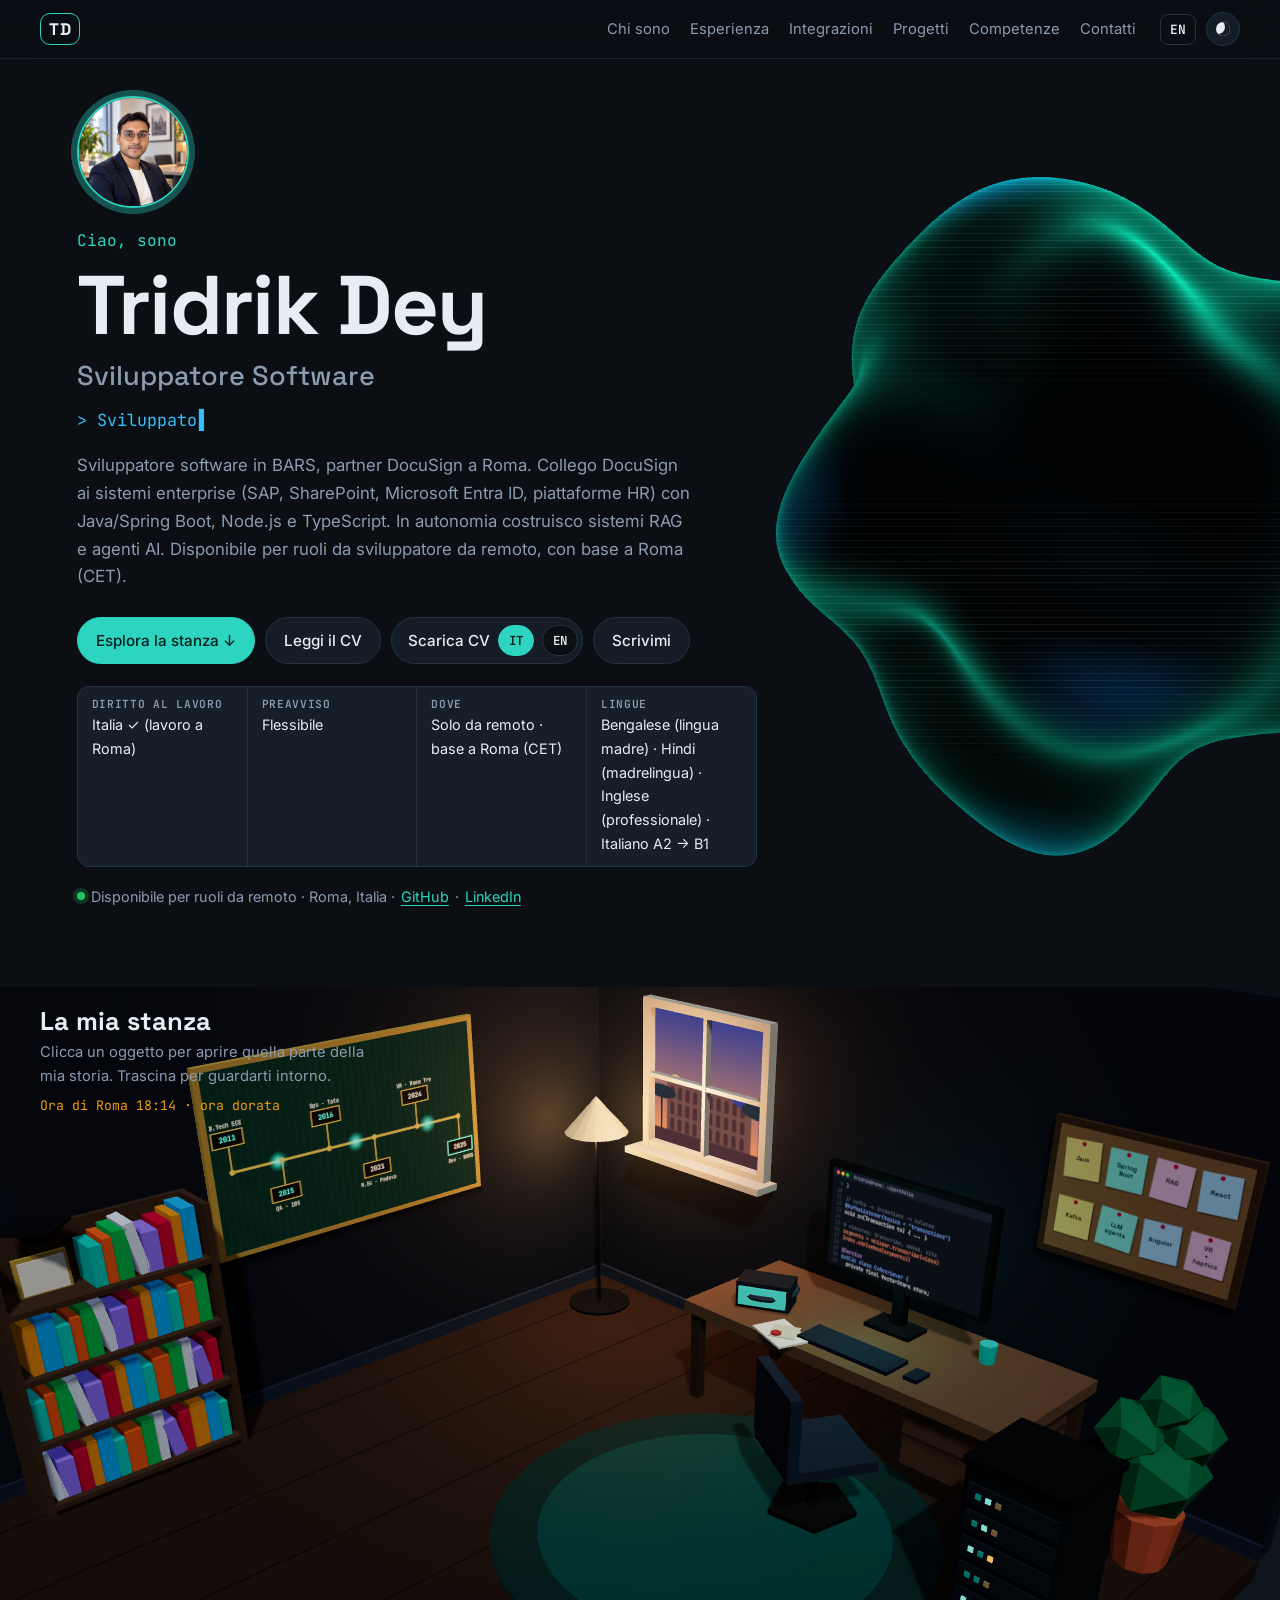
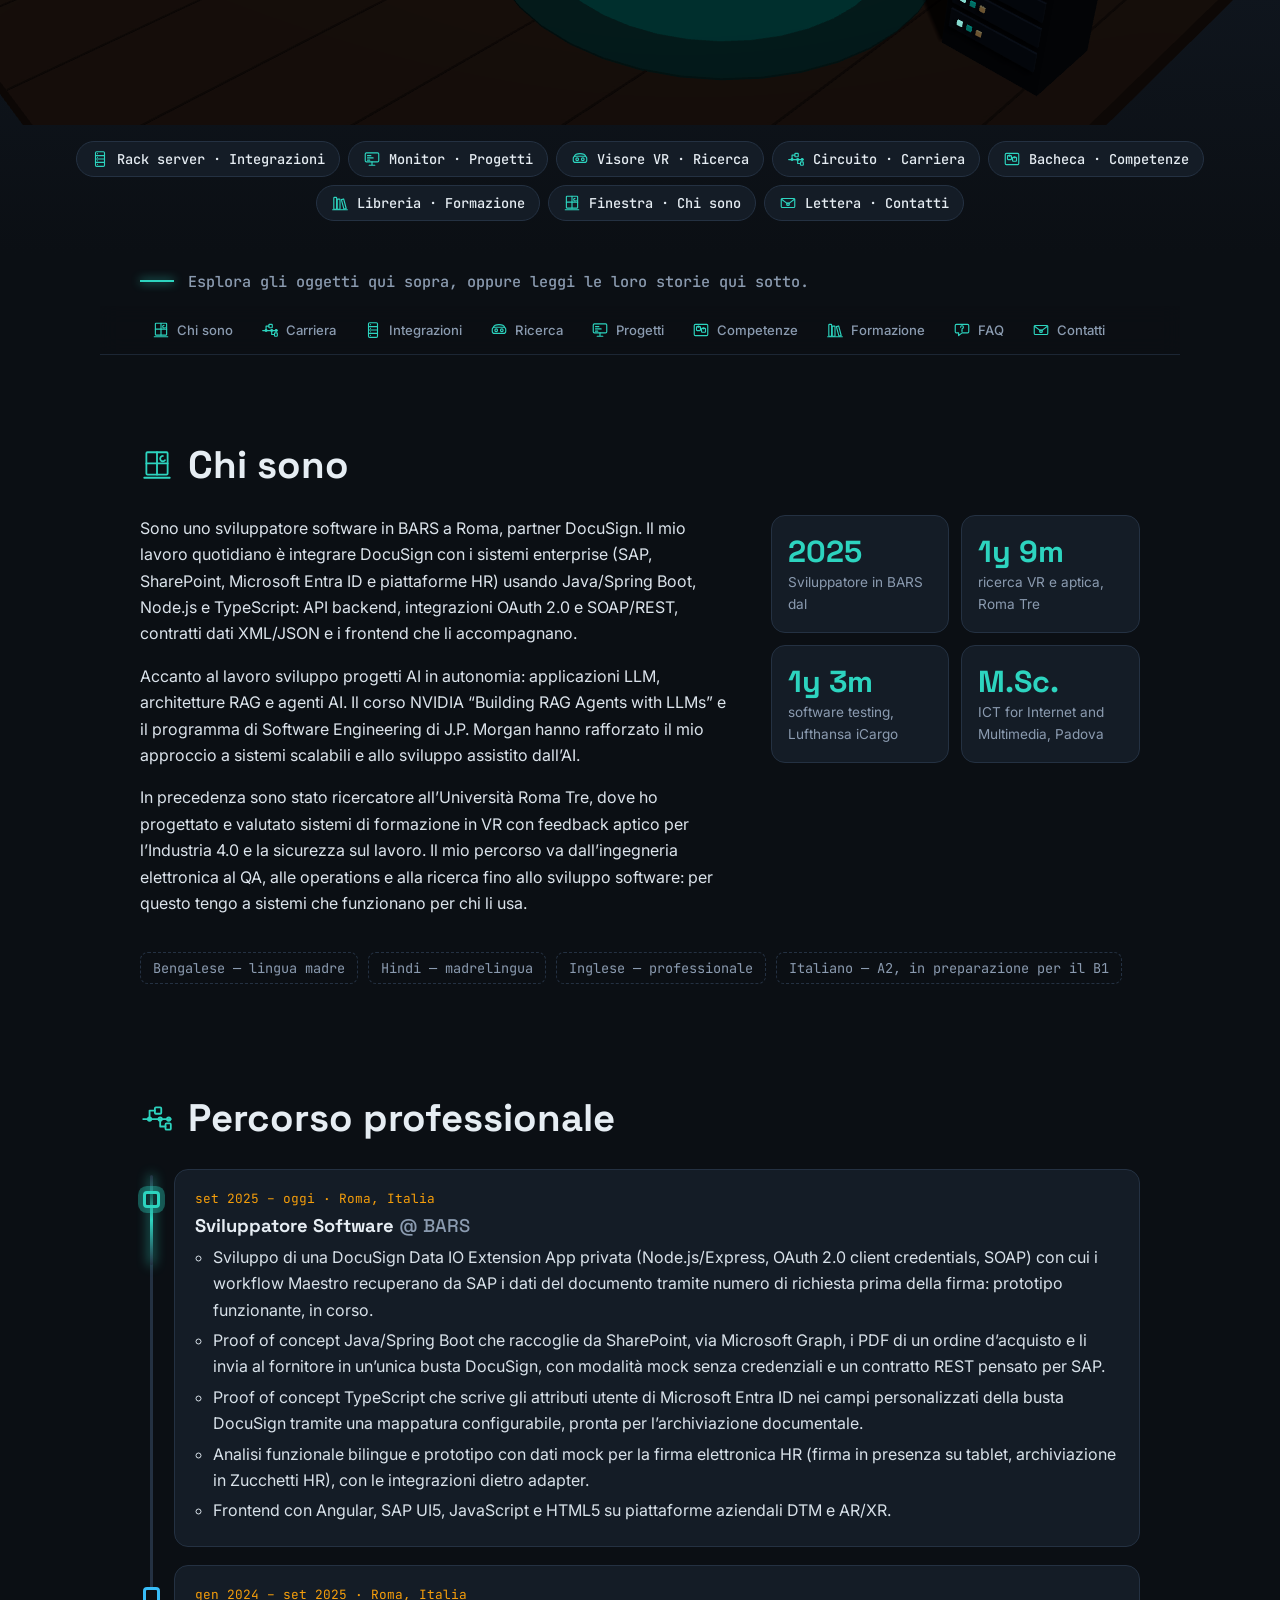
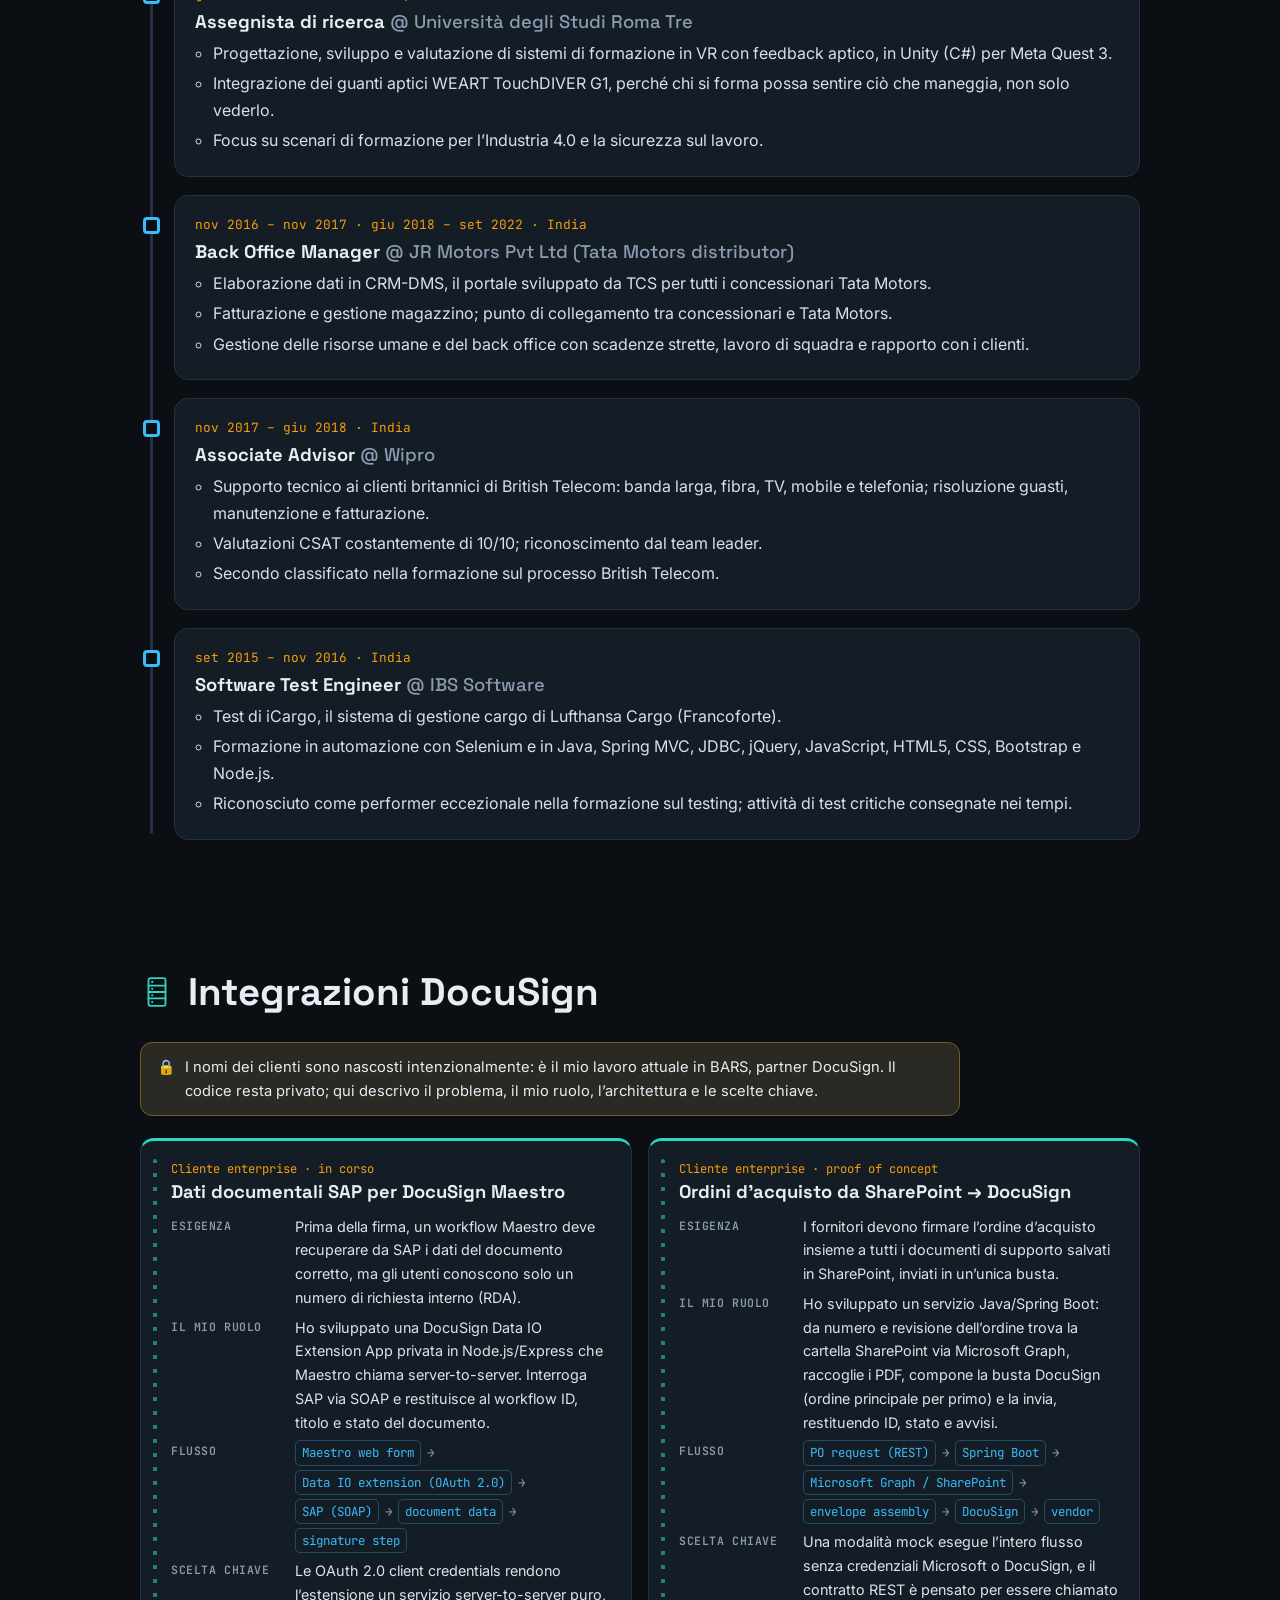
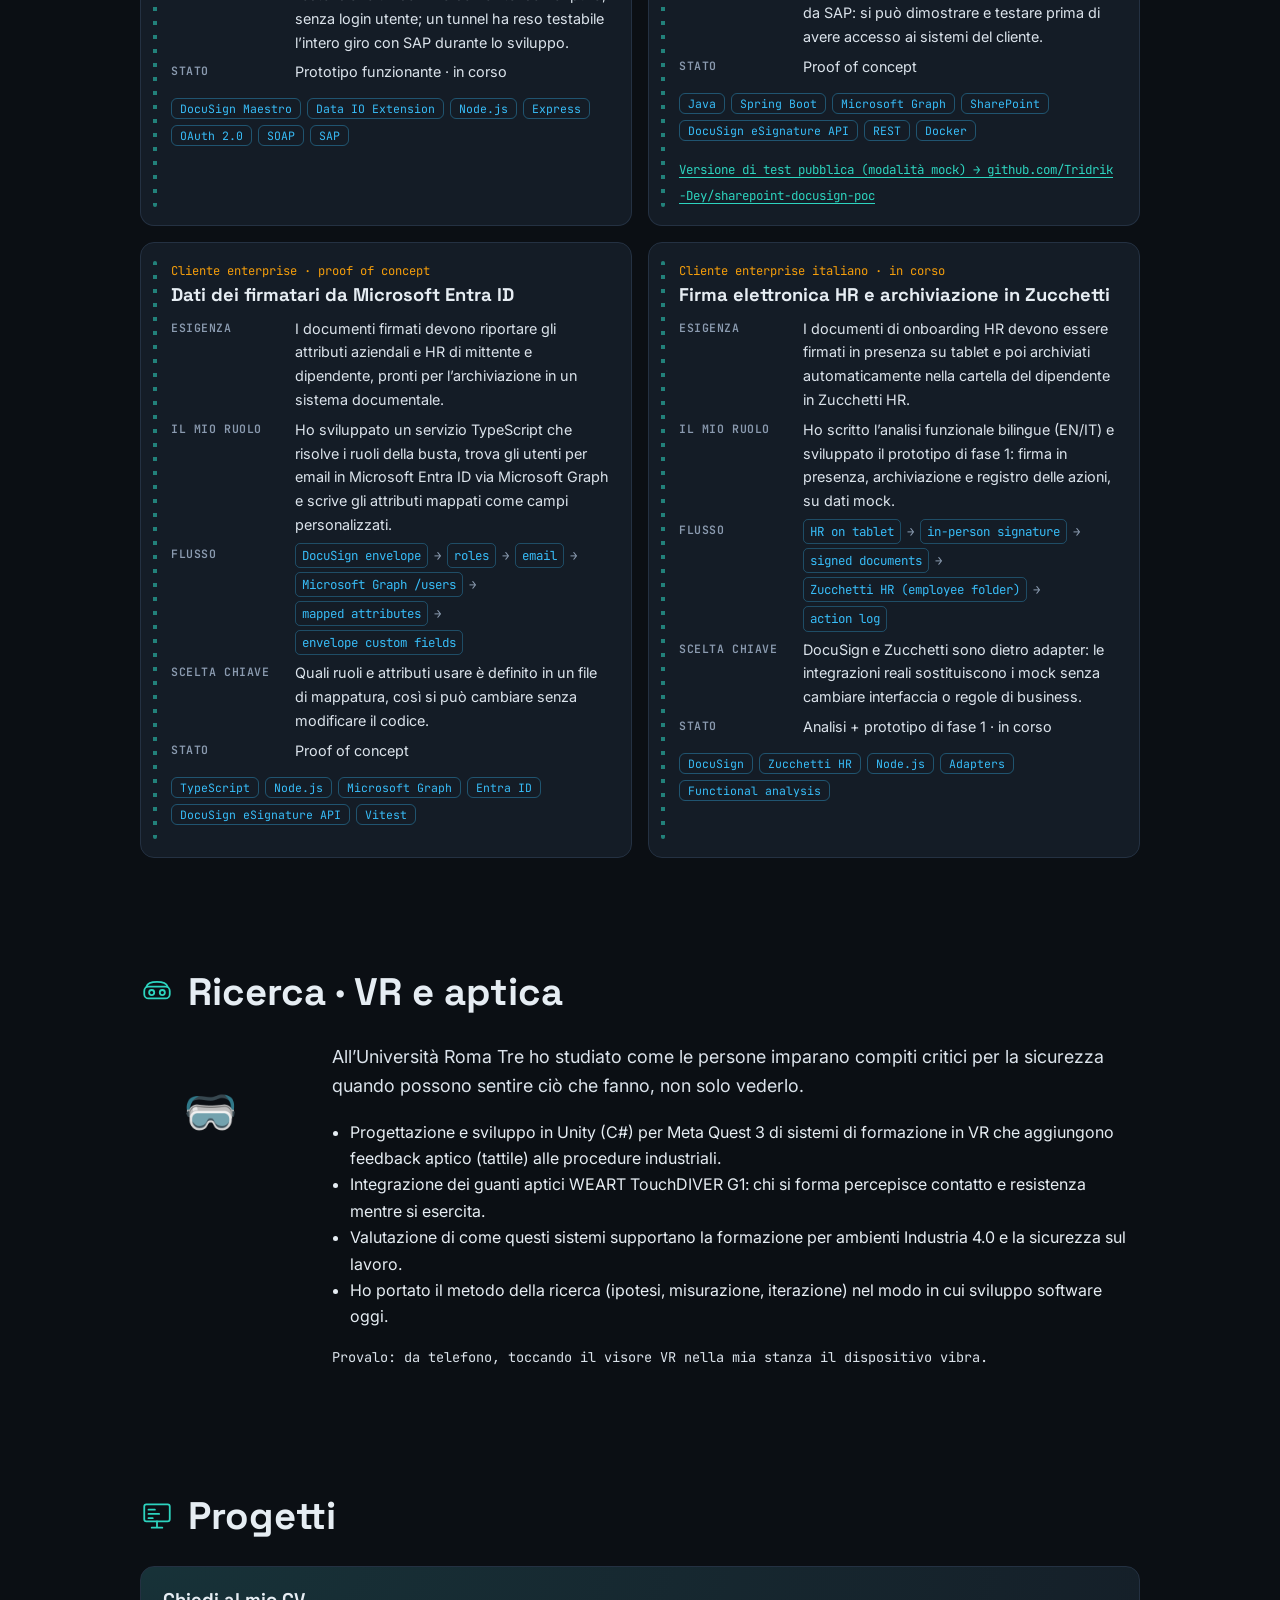
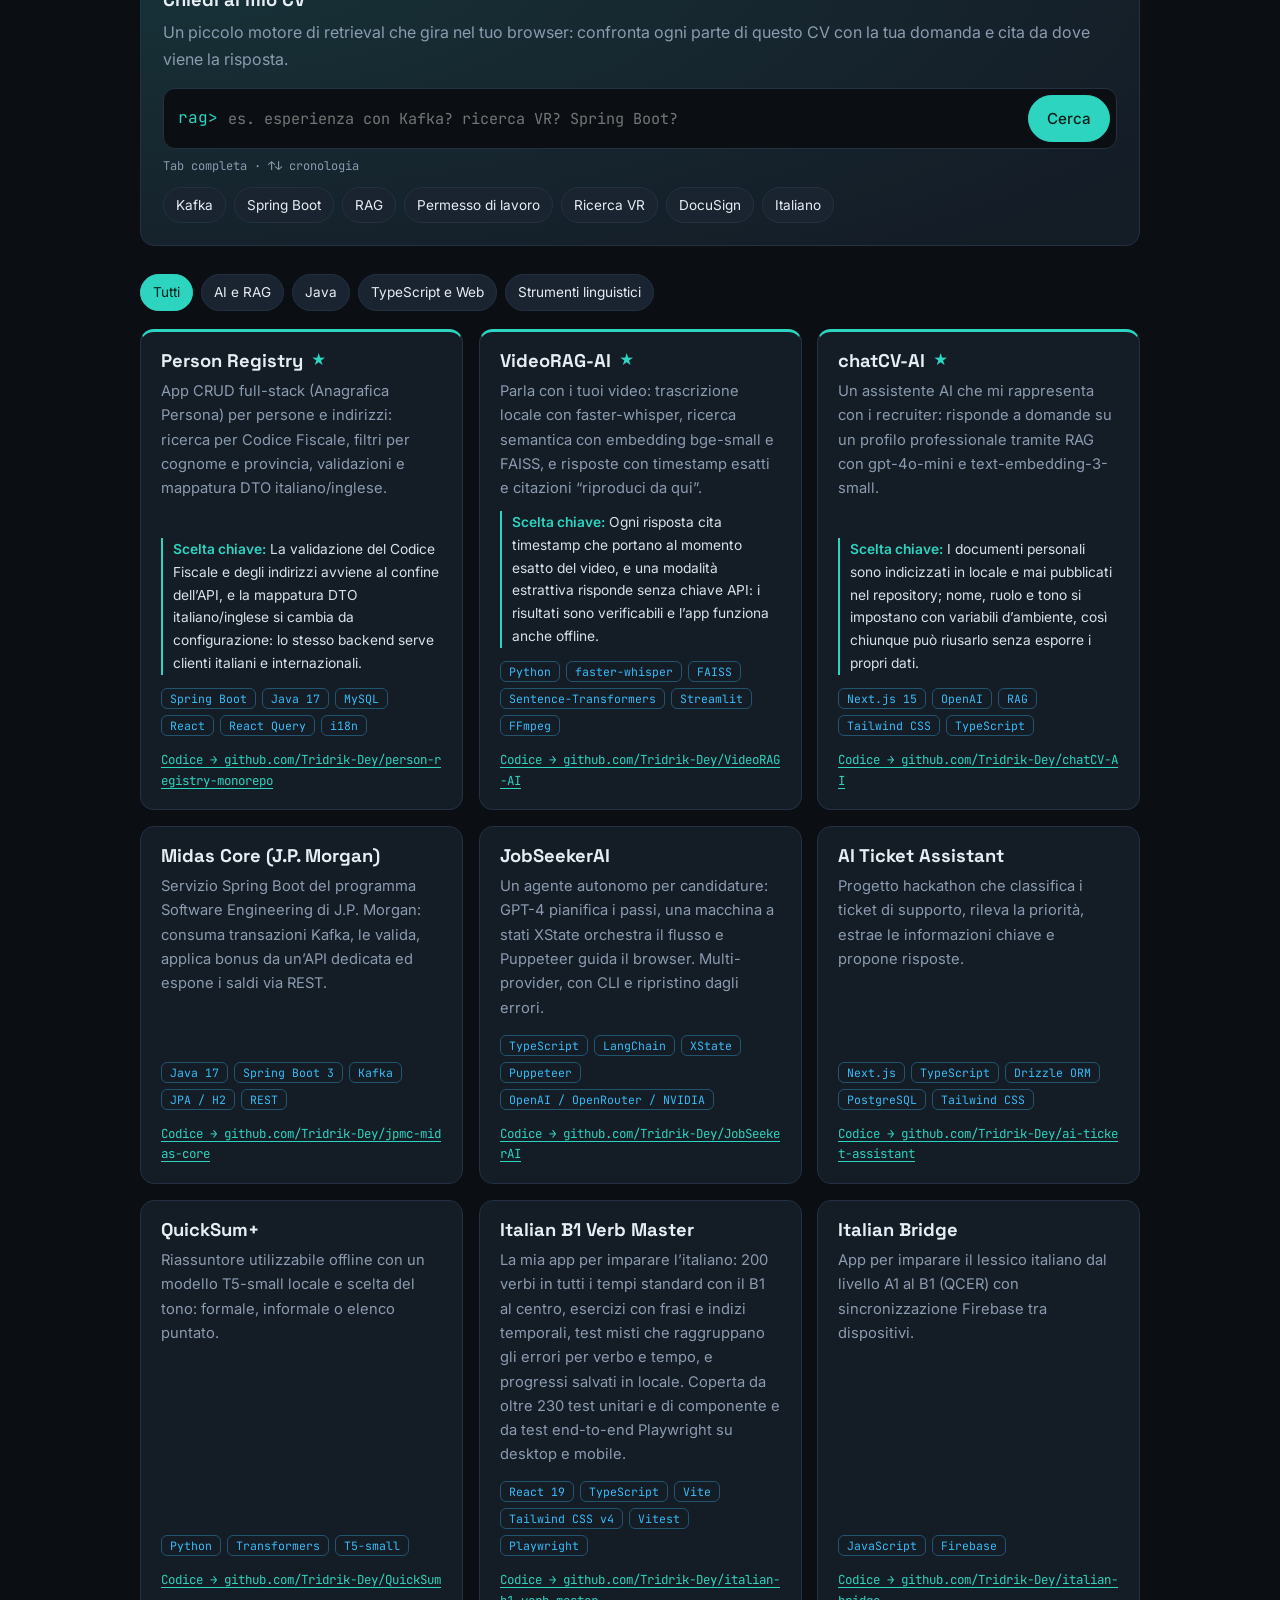
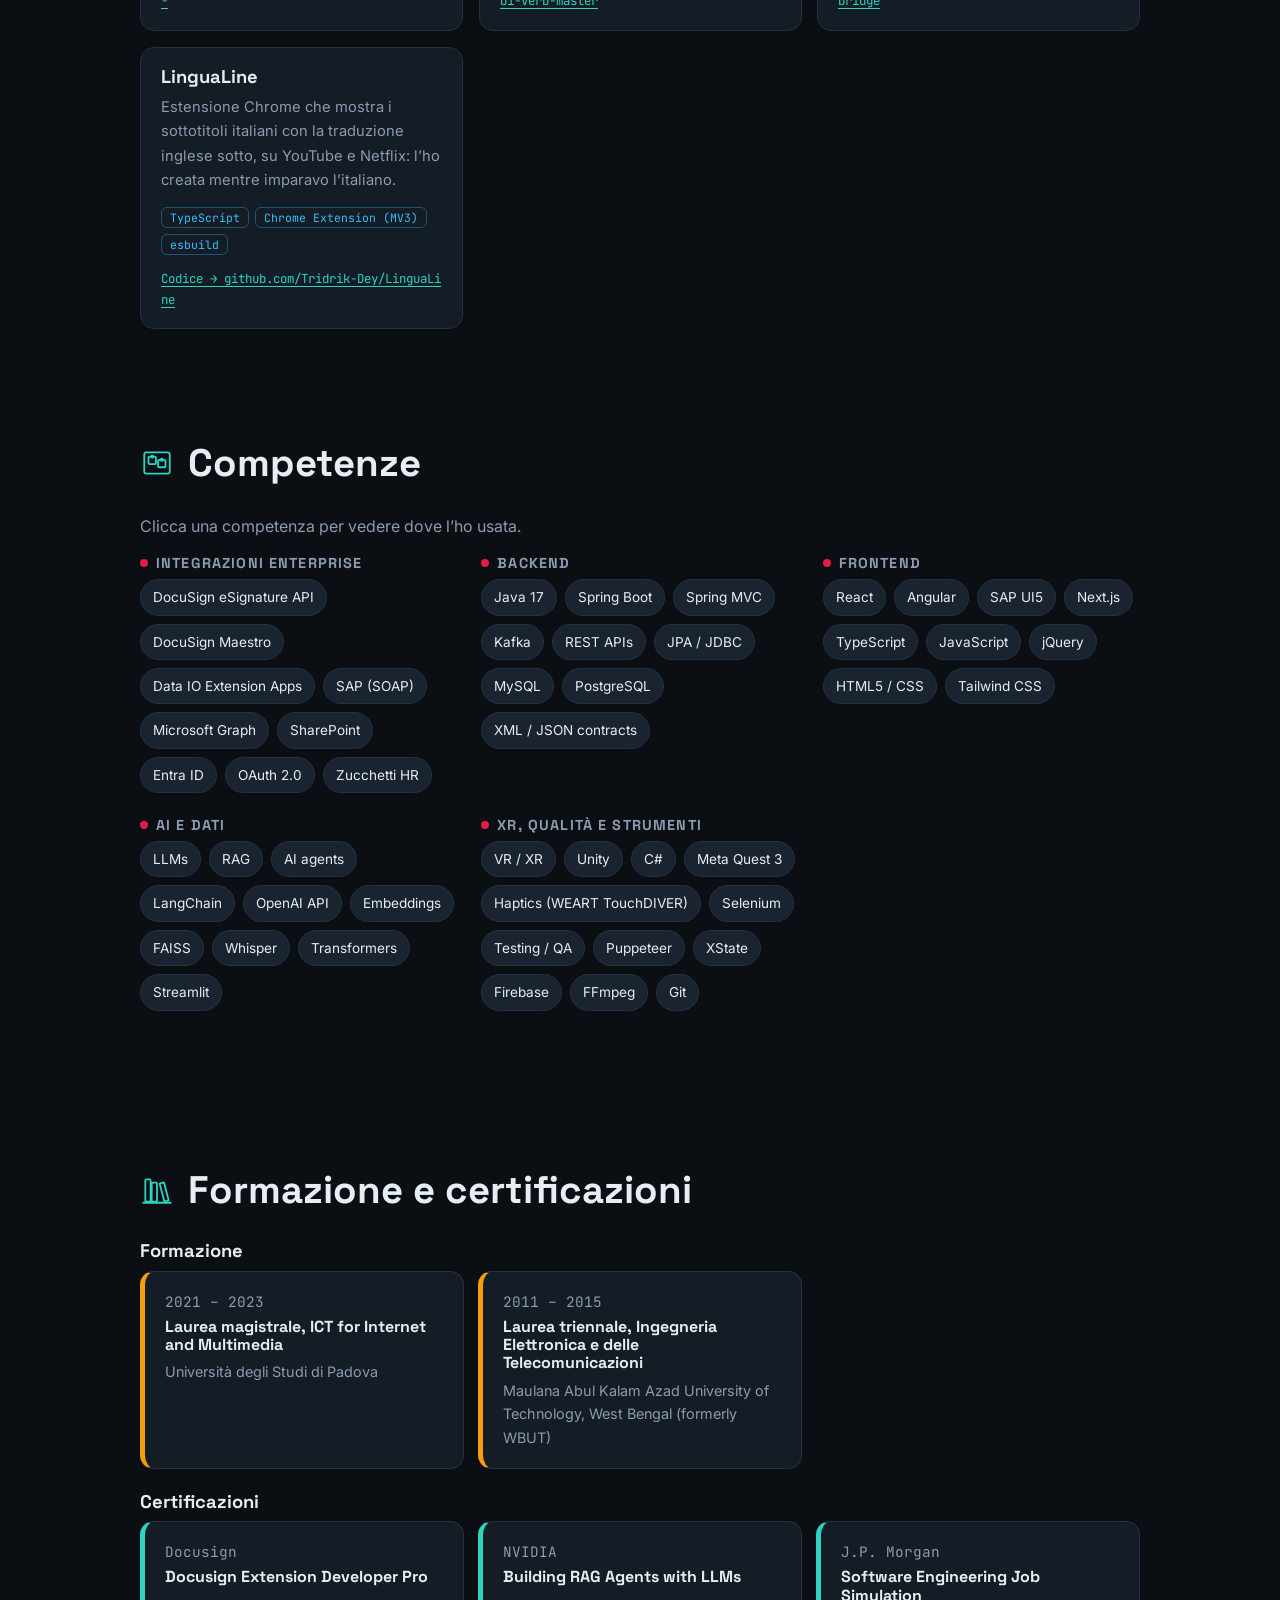
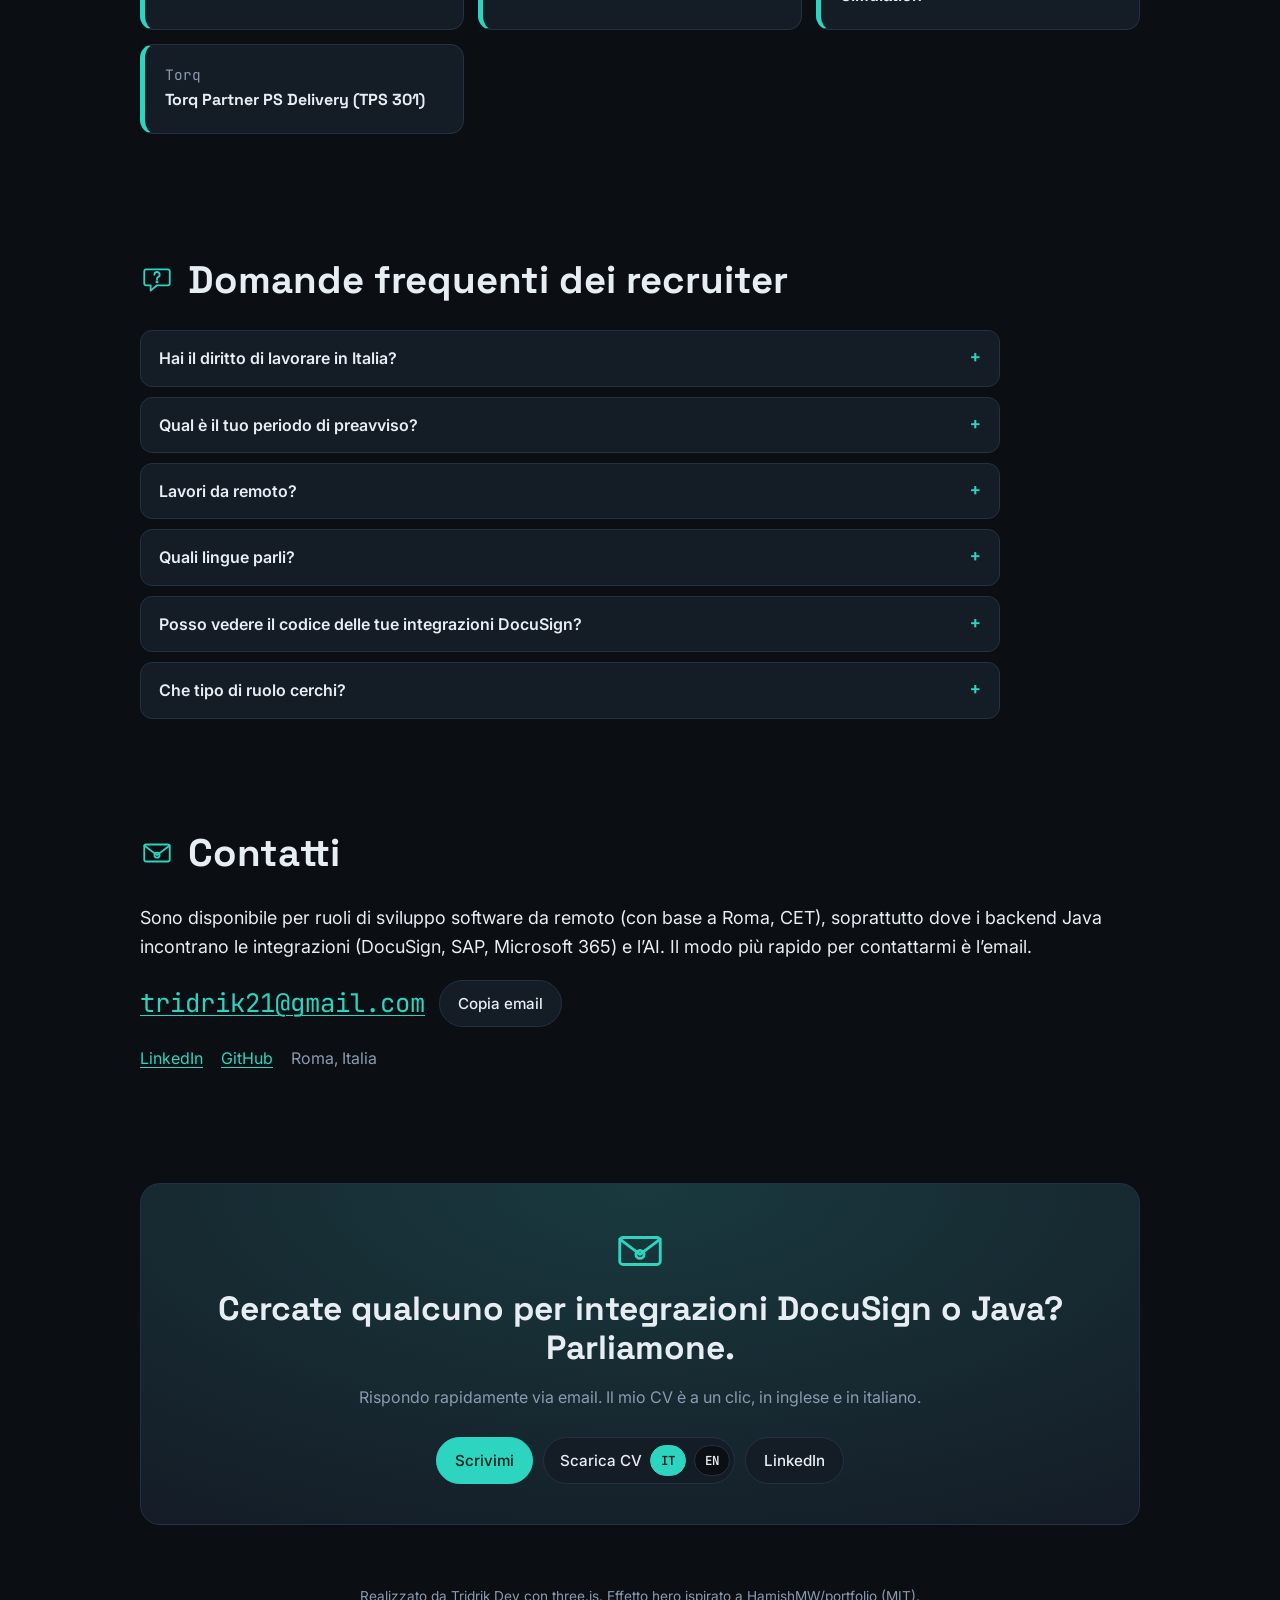
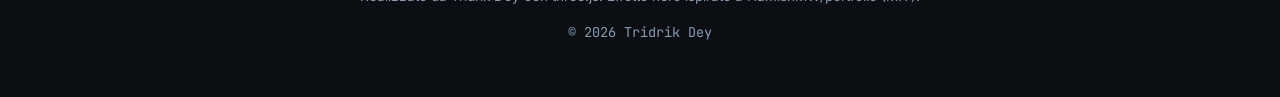
<file: it/index.html>
<!doctype html>
<html lang="it" class="no-js" data-theme="dark">
<head>
<meta charset="utf-8">
<meta name="viewport" content="width=device-width, initial-scale=1">
<title>Tridrik Dey · Sviluppatore Software (DocuSign e integrazioni enterprise, Java, Spring Boot)</title>
<meta name="description" content="Sviluppatore software in BARS a Roma, partner DocuSign: integro DocuSign con SAP, SharePoint, Microsoft Entra ID e sistemi HR usando Java/Spring Boot, Node.js e TypeScript. Sviluppo anche progetti RAG e agenti AI.">
<meta name="author" content="Tridrik Dey">
<meta name="google-site-verification" content="TpDvIQLYxlIpqFZb74sLDKEGU_5LTjOBwT2x2uKrREA">
<meta name="theme-color" content="#0b0f14">
<link rel="canonical" href="https://tridrik-dey.github.io/it/">
<link rel="alternate" hreflang="en" href="https://tridrik-dey.github.io/">
<link rel="alternate" hreflang="it" href="https://tridrik-dey.github.io/it/">
<link rel="alternate" hreflang="x-default" href="https://tridrik-dey.github.io/">
<link rel="alternate" type="text/markdown" title="llms.txt" href="https://tridrik-dey.github.io/llms.txt">
<meta property="og:type" content="profile">
<meta property="og:title" content="Tridrik Dey · Sviluppatore Software (DocuSign e integrazioni enterprise, Java, Spring Boot)">
<meta property="og:description" content="Sviluppatore software in BARS a Roma, partner DocuSign: integro DocuSign con SAP, SharePoint, Microsoft Entra ID e sistemi HR usando Java/Spring Boot, Node.js e TypeScript. Sviluppo anche progetti RAG e agenti AI.">
<meta property="og:url" content="https://tridrik-dey.github.io/it/">
<meta property="og:image" content="https://tridrik-dey.github.io/assets/og.png">
<meta property="og:image:width" content="1200">
<meta property="og:image:height" content="630">
<meta property="og:locale" content="it_IT">
<meta property="og:locale:alternate" content="en_US">
<meta property="profile:first_name" content="Tridrik">
<meta property="profile:last_name" content="Dey">
<meta name="twitter:card" content="summary_large_image">
<link rel="icon" href="../assets/favicon.svg" type="image/svg+xml">
<link rel="preconnect" href="https://fonts.googleapis.com">
<link rel="preconnect" href="https://fonts.gstatic.com" crossorigin>
<!-- Fonts load without blocking the first paint; system fonts show until they arrive. -->
<link rel="preload" as="style" href="https://fonts.googleapis.com/css2?family=Inter:wght@400;500;600&family=JetBrains+Mono:wght@400;600&family=Space+Grotesk:wght@500;700&display=swap" onload="this.onload=null;this.rel='stylesheet'">
<noscript><link rel="stylesheet" href="https://fonts.googleapis.com/css2?family=Inter:wght@400;500;600&family=JetBrains+Mono:wght@400;600&family=Space+Grotesk:wght@500;700&display=swap"></noscript>
<link rel="stylesheet" href="../assets/css/style.css">
<script>document.documentElement.classList.replace('no-js','js');try{var s=localStorage.getItem('theme');if(s)document.documentElement.dataset.theme=s}catch(e){}</script>
<script data-goatcounter="https://tridrikdey.goatcounter.com/count" async src="https://gc.zgo.at/count.js"></script>
<script type="application/ld+json">{"@context":"https://schema.org","@type":"ProfilePage","dateModified":"2026-10-31","inLanguage":"it","mainEntity":{"@type":"Person","@id":"https://tridrik-dey.github.io/#person","name":"Tridrik Dey","jobTitle":"Sviluppatore Software","description":"Sviluppatore software in BARS a Roma, partner DocuSign: integro DocuSign con SAP, SharePoint, Microsoft Entra ID e sistemi HR usando Java/Spring Boot, Node.js e TypeScript. Sviluppo anche progetti RAG e agenti AI.","email":"mailto:tridrik21@gmail.com","image":"https://tridrik-dey.github.io/assets/photo.jpg","url":"https://tridrik-dey.github.io/","address":{"@type":"PostalAddress","addressLocality":"Rome","addressCountry":"IT"},"worksFor":{"@type":"Organization","name":"BARS"},"alumniOf":[{"@type":"CollegeOrUniversity","name":"Università degli Studi di Padova"},{"@type":"CollegeOrUniversity","name":"Maulana Abul Kalam Azad University of Technology, West Bengal (formerly WBUT)"}],"hasCredential":[{"@type":"EducationalOccupationalCredential","name":"Docusign Extension Developer Pro","recognizedBy":{"@type":"Organization","name":"Docusign"}},{"@type":"EducationalOccupationalCredential","name":"Building RAG Agents with LLMs","recognizedBy":{"@type":"Organization","name":"NVIDIA"}},{"@type":"EducationalOccupationalCredential","name":"Software Engineering Job Simulation","recognizedBy":{"@type":"Organization","name":"J.P. Morgan"}},{"@type":"EducationalOccupationalCredential","name":"Torq Partner PS Delivery (TPS 301)","recognizedBy":{"@type":"Organization","name":"Torq"}}],"knowsAbout":["DocuSign eSignature API","DocuSign Maestro","Data IO Extension Apps","SAP (SOAP)","Microsoft Graph","SharePoint","Entra ID","OAuth 2.0","Zucchetti HR","Java 17","Spring Boot","Spring MVC","Kafka","REST APIs","JPA / JDBC","MySQL","PostgreSQL","XML / JSON contracts","React","Angular","SAP UI5","Next.js","TypeScript","JavaScript","jQuery","HTML5 / CSS","Tailwind CSS","LLMs","RAG","AI agents","LangChain","OpenAI API","Embeddings","FAISS","Whisper","Transformers","Streamlit","VR / XR","Unity","C#","Meta Quest 3","Haptics (WEART TouchDIVER)","Selenium","Testing / QA","Puppeteer","XState","Firebase","FFmpeg","Git"],"knowsLanguage":["bn","hi","en","it"],"sameAs":["https://www.linkedin.com/in/tridrik-dey","https://github.com/Tridrik-Dey"]}}</script>
<script type="application/ld+json">{"@context":"https://schema.org","@type":"FAQPage","inLanguage":"it","mainEntity":[{"@type":"Question","name":"Hai il diritto di lavorare in Italia?","acceptedAnswer":{"@type":"Answer","text":"Sì. Vivo e lavoro a Roma, attualmente come sviluppatore software in BARS."}},{"@type":"Question","name":"Qual è il tuo periodo di preavviso?","acceptedAnswer":{"@type":"Answer","text":"È flessibile: concordiamo volentieri una data di inizio adatta a entrambi."}},{"@type":"Question","name":"Lavori da remoto?","acceptedAnswer":{"@type":"Answer","text":"Sì, cerco solo ruoli da remoto. Ho base a Roma (CET), quindi lavoro negli stessi orari europei e ho il diritto di lavorare in Italia."}},{"@type":"Question","name":"Quali lingue parli?","acceptedAnswer":{"@type":"Answer","text":"Bengalese (lingua madre) e hindi (madrelingua), inglese professionale e italiano A2, in preparazione per il B1: ho persino creato un’app per esercitarmi con i verbi italiani."}},{"@type":"Question","name":"Posso vedere il codice delle tue integrazioni DocuSign?","acceptedAnswer":{"@type":"Answer","text":"Il codice dei clienti è privato, per questo i casi qui sopra descrivono problema, ruolo, architettura e scelte chiave. Il proof of concept SharePoint → DocuSign ha una versione di test pubblica, e in un colloquio illustro volentieri qualsiasi progetto."}},{"@type":"Question","name":"Che tipo di ruolo cerchi?","acceptedAnswer":{"@type":"Answer","text":"Ruoli da sviluppatore software dove i backend Java/Spring Boot incontrano le integrazioni (DocuSign, SAP, Microsoft 365) e, idealmente, l’AI e la RAG."}}]}</script>
</head>
<body>
<a class="skip" href="#about">Vai al contenuto</a>
<header class="nav">
  <a class="monogram" href="#hero" aria-label="TD · Tridrik Dey">TD</a>
  <nav class="nav-links" aria-label="Main"><a href="#about">Chi sono</a><a href="#experience">Esperienza</a><a href="#integrations">Integrazioni</a><a href="#projects">Progetti</a><a href="#skills">Competenze</a><a href="#contact">Contatti</a></nav>
  <div class="nav-tools">
    <a class="lang" href="../" hreflang="en" lang="en">EN<span class="sr-only"> · English</span></a>
    <button class="theme-toggle" type="button" aria-label="Cambia tema chiaro/scuro"><span aria-hidden="true"></span></button>
  </div>
</header>
<main>
<section id="hero" class="hero">
  <canvas class="hero-canvas" aria-hidden="true"></canvas>
  <div class="hero-inner">
    <img class="hero-photo" src="../assets/photo.jpg" alt="Tridrik Dey" width="160" height="160">
    <p class="eyebrow">Ciao, sono</p>
    <h1 class="hero-name"><span class="decode" data-decode>Tridrik Dey</span></h1>
    <p class="hero-title"><span class="decode" data-decode data-delay="500">Sviluppatore Software</span></p>
    <p class="hero-roles mono">&gt; <span class="role" data-roles="[&quot;Sviluppatore di integrazioni DocuSign&quot;,&quot;Sviluppatore Java e Spring Boot&quot;,&quot;Integrazioni SAP · SharePoint · Entra ID&quot;,&quot;Costruttore di RAG e agenti AI&quot;,&quot;Ricercatore in VR e aptica&quot;]">Sviluppatore di integrazioni DocuSign</span><span class="caret" aria-hidden="true">▌</span></p>
    <p class="hero-lede">Sviluppatore software in BARS, partner DocuSign a Roma. Collego DocuSign ai sistemi enterprise (SAP, SharePoint, Microsoft Entra ID, piattaforme HR) con Java/Spring Boot, Node.js e TypeScript. In autonomia costruisco sistemi RAG e agenti AI. Disponibile per ruoli da sviluppatore da remoto, con base a Roma (CET).</p>
    <div class="hero-actions">
      <a class="btn btn-primary" href="#room">Esplora la stanza ↓</a>
      <a class="btn" href="#about">Leggi il CV</a>
      <span class="btn cv-choice"><span aria-hidden="true">Scarica CV</span><a href="../assets/cv/Tridrik-Dey-CV-IT.pdf" download hreflang="it" aria-label="Scarica il CV in italiano">IT</a><a href="../assets/cv/Tridrik-Dey-CV-EN.pdf" download hreflang="en" aria-label="Scarica il CV in inglese">EN</a></span>
      <a class="btn" href="mailto:tridrik21@gmail.com">Scrivimi</a>
    </div>
    <dl class="brief" id="brief" aria-label="In breve per i recruiter" data-chunk data-kind="profile" data-title="In breve per i recruiter" data-section="Profile" data-tags="right-to-work work-permit availability notice-period location remote languages english italian bengali hindi">
      <div><dt>Diritto al lavoro</dt><dd>Italia ✓ (lavoro a Roma)</dd></div><div><dt>Preavviso</dt><dd>Flessibile</dd></div><div><dt>Dove</dt><dd>Solo da remoto · base a Roma (CET)</dd></div><div><dt>Lingue</dt><dd>Bengalese (lingua madre) · Hindi (madrelingua) · Inglese (professionale) · Italiano A2 → B1</dd></div>
    </dl>
    <p class="hero-meta"><span class="dot" aria-hidden="true"></span>Disponibile per ruoli da remoto · Roma, Italia ·
      <a href="https://github.com/Tridrik-Dey" rel="me">GitHub</a> · <a href="https://www.linkedin.com/in/tridrik-dey" rel="me">LinkedIn</a></p>
  </div>
</section>
<section id="room" class="room" aria-labelledby="room-title">
  <div class="room-stage">
    <canvas class="room-canvas" aria-hidden="true"></canvas>
    <div class="room-tooltip" aria-hidden="true"></div>
    <div class="room-hud">
      <h2 id="room-title">La mia stanza</h2>
      <p class="room-hint">Clicca un oggetto per aprire quella parte della mia storia. Trascina per guardarti intorno.</p>
      <p class="room-clock mono" data-rome="Ora di Roma" data-day="giorno" data-dusk="ora dorata" data-night="turno di notte"></p>
    </div>
  </div>
  <p class="room-fallback">Il tuo browser non può mostrare la stanza 3D, ma ogni sezione è a portata di clic:</p>
  <nav class="hotspots" aria-label="La mia stanza"><a class="hotspot" href="#integrations" data-object="rack" data-target="integrations"><svg class="obj obj-sm" viewBox="0 0 32 32" aria-hidden="true" focusable="false"><rect x="8" y="3" width="16" height="26" rx="2"/><path d="M8 10h16M8 16h16M8 22h16"/><circle cx="11.5" cy="6.5" r="1" class="led"/><circle cx="11.5" cy="13" r="1" class="led"/><circle cx="11.5" cy="19" r="1" class="led"/><circle cx="11.5" cy="25.5" r="1" class="led"/></svg>Rack server · Integrazioni</a><a class="hotspot" href="#projects" data-object="monitor" data-target="projects"><svg class="obj obj-sm" viewBox="0 0 32 32" aria-hidden="true" focusable="false"><rect x="4" y="5" width="24" height="16" rx="2"/><path d="M16 21v5M11 27h10M8 10h6M8 14h10M8 18h4"/></svg>Monitor · Progetti</a><a class="hotspot" href="#research" data-object="headset" data-target="research"><svg class="obj obj-sm" viewBox="0 0 32 32" aria-hidden="true" focusable="false"><rect x="4" y="11" width="24" height="11" rx="4"/><circle cx="11" cy="16.5" r="2.4"/><circle cx="21" cy="16.5" r="2.4"/><path d="M6 11c2-6 18-6 20 0"/></svg>Visore VR · Ricerca</a><a class="hotspot" href="#experience" data-object="circuit" data-target="experience"><svg class="obj obj-sm" viewBox="0 0 32 32" aria-hidden="true" focusable="false"><path d="M3 17h26M9 17V9h5M19 17v7h5"/><rect x="14" y="6" width="6" height="6" rx="1"/><rect x="24" y="21" width="5" height="6" rx="1"/><circle cx="9" cy="17" r="1.6"/><circle cx="19" cy="17" r="1.6"/><circle cx="27" cy="17" r="1.6"/></svg>Circuito · Carriera</a><a class="hotspot" href="#skills" data-object="board" data-target="skills"><svg class="obj obj-sm" viewBox="0 0 32 32" aria-hidden="true" focusable="false"><rect x="4" y="6" width="24" height="20" rx="2"/><rect x="8" y="10" width="7" height="7" rx="1"/><rect x="17" y="13" width="7" height="7" rx="1"/><circle cx="11.5" cy="10" r="1"/><circle cx="20.5" cy="13" r="1"/></svg>Bacheca · Competenze</a><a class="hotspot" href="#education" data-object="shelf" data-target="education"><svg class="obj obj-sm" viewBox="0 0 32 32" aria-hidden="true" focusable="false"><rect x="5" y="6" width="5" height="21" rx="1"/><rect x="11" y="9" width="5" height="18" rx="1"/><path d="M18.5 10l4-1.2 4.5 17-4 1.2z"/><path d="M3 28h26"/></svg>Libreria · Formazione</a><a class="hotspot" href="#about" data-object="window" data-target="about"><svg class="obj obj-sm" viewBox="0 0 32 32" aria-hidden="true" focusable="false"><rect x="6" y="4" width="20" height="21" rx="1"/><path d="M16 4v21M6 14.5h20M4 28h24"/><path d="M21.5 7.5a2.5 2.5 0 1 0 2 4"/></svg>Finestra · Chi sono</a><a class="hotspot" href="#contact" data-object="letter" data-target="contact"><svg class="obj obj-sm" viewBox="0 0 32 32" aria-hidden="true" focusable="false"><rect x="4" y="8" width="24" height="16" rx="2"/><path d="M4 9l12 9 12-9"/><circle cx="16" cy="18" r="2.4"/></svg>Lettera · Contatti</a></nav>
</section>
<div class="cv">
<p class="landing"><span class="landing-line" aria-hidden="true"></span>Esplora gli oggetti qui sopra, oppure leggi le loro storie qui sotto.</p>
<nav class="object-index" aria-label="Sezioni"><a href="#about" data-section="about"><svg class="obj obj-sm" viewBox="0 0 32 32" aria-hidden="true" focusable="false"><rect x="6" y="4" width="20" height="21" rx="1"/><path d="M16 4v21M6 14.5h20M4 28h24"/><path d="M21.5 7.5a2.5 2.5 0 1 0 2 4"/></svg><span>Chi sono</span></a><a href="#experience" data-section="experience"><svg class="obj obj-sm" viewBox="0 0 32 32" aria-hidden="true" focusable="false"><path d="M3 17h26M9 17V9h5M19 17v7h5"/><rect x="14" y="6" width="6" height="6" rx="1"/><rect x="24" y="21" width="5" height="6" rx="1"/><circle cx="9" cy="17" r="1.6"/><circle cx="19" cy="17" r="1.6"/><circle cx="27" cy="17" r="1.6"/></svg><span>Carriera</span></a><a href="#integrations" data-section="integrations"><svg class="obj obj-sm" viewBox="0 0 32 32" aria-hidden="true" focusable="false"><rect x="8" y="3" width="16" height="26" rx="2"/><path d="M8 10h16M8 16h16M8 22h16"/><circle cx="11.5" cy="6.5" r="1" class="led"/><circle cx="11.5" cy="13" r="1" class="led"/><circle cx="11.5" cy="19" r="1" class="led"/><circle cx="11.5" cy="25.5" r="1" class="led"/></svg><span>Integrazioni</span></a><a href="#research" data-section="research"><svg class="obj obj-sm" viewBox="0 0 32 32" aria-hidden="true" focusable="false"><rect x="4" y="11" width="24" height="11" rx="4"/><circle cx="11" cy="16.5" r="2.4"/><circle cx="21" cy="16.5" r="2.4"/><path d="M6 11c2-6 18-6 20 0"/></svg><span>Ricerca</span></a><a href="#projects" data-section="projects"><svg class="obj obj-sm" viewBox="0 0 32 32" aria-hidden="true" focusable="false"><rect x="4" y="5" width="24" height="16" rx="2"/><path d="M16 21v5M11 27h10M8 10h6M8 14h10M8 18h4"/></svg><span>Progetti</span></a><a href="#skills" data-section="skills"><svg class="obj obj-sm" viewBox="0 0 32 32" aria-hidden="true" focusable="false"><rect x="4" y="6" width="24" height="20" rx="2"/><rect x="8" y="10" width="7" height="7" rx="1"/><rect x="17" y="13" width="7" height="7" rx="1"/><circle cx="11.5" cy="10" r="1"/><circle cx="20.5" cy="13" r="1"/></svg><span>Competenze</span></a><a href="#education" data-section="education"><svg class="obj obj-sm" viewBox="0 0 32 32" aria-hidden="true" focusable="false"><rect x="5" y="6" width="5" height="21" rx="1"/><rect x="11" y="9" width="5" height="18" rx="1"/><path d="M18.5 10l4-1.2 4.5 17-4 1.2z"/><path d="M3 28h26"/></svg><span>Formazione</span></a><a href="#faq" data-section="faq"><svg class="obj obj-sm" viewBox="0 0 32 32" aria-hidden="true" focusable="false"><path d="M6 6h20a2 2 0 0 1 2 2v11a2 2 0 0 1-2 2H16l-6 5v-5H6a2 2 0 0 1-2-2V8a2 2 0 0 1 2-2z"/><path d="M13.5 11a2.5 2.5 0 1 1 3.4 2.3c-.6.3-.9.8-.9 1.4v.5"/><circle cx="16" cy="17.6" r=".6"/></svg><span>FAQ</span></a><a href="#contact" data-section="contact"><svg class="obj obj-sm" viewBox="0 0 32 32" aria-hidden="true" focusable="false"><rect x="4" y="8" width="24" height="16" rx="2"/><path d="M4 9l12 9 12-9"/><circle cx="16" cy="18" r="2.4"/></svg><span>Contatti</span></a></nav>
<section id="about" class="section" aria-labelledby="about-h">
  <h2 id="about-h" class="section-title"><svg class="obj" viewBox="0 0 32 32" aria-hidden="true" focusable="false"><rect x="6" y="4" width="20" height="21" rx="1"/><path d="M16 4v21M6 14.5h20M4 28h24"/><path d="M21.5 7.5a2.5 2.5 0 1 0 2 4"/></svg>Chi sono</h2>
  <div class="about-grid">
    <div class="prose"><p>Sono uno sviluppatore software in BARS a Roma, partner DocuSign. Il mio lavoro quotidiano è integrare DocuSign con i sistemi enterprise (SAP, SharePoint, Microsoft Entra ID e piattaforme HR) usando Java/Spring Boot, Node.js e TypeScript: API backend, integrazioni OAuth 2.0 e SOAP/REST, contratti dati XML/JSON e i frontend che li accompagnano.</p><p>Accanto al lavoro sviluppo progetti AI in autonomia: applicazioni LLM, architetture RAG e agenti AI. Il corso NVIDIA “Building RAG Agents with LLMs” e il programma di Software Engineering di J.P. Morgan hanno rafforzato il mio approccio a sistemi scalabili e allo sviluppo assistito dall’AI.</p><p>In precedenza sono stato ricercatore all’Università Roma Tre, dove ho progettato e valutato sistemi di formazione in VR con feedback aptico per l’Industria 4.0 e la sicurezza sul lavoro. Il mio percorso va dall’ingegneria elettronica al QA, alle operations e alla ricerca fino allo sviluppo software: per questo tengo a sistemi che funzionano per chi li usa.</p></div>
    <ul class="facts"><li><strong class="count" data-count="2025">2025</strong><span>Sviluppatore in BARS dal</span></li><li><strong class="count" data-count="1y 9m">1y 9m</strong><span>ricerca VR e aptica, Roma Tre</span></li><li><strong class="count" data-count="1y 3m">1y 3m</strong><span>software testing, Lufthansa iCargo</span></li><li><strong class="count" data-count="M.Sc.">M.Sc.</strong><span>ICT for Internet and Multimedia, Padova</span></li></ul>
  </div>
  <ul class="langs"><li>Bengalese — lingua madre</li><li>Hindi — madrelingua</li><li>Inglese — professionale</li><li>Italiano — A2, in preparazione per il B1</li></ul>
</section>
<section id="experience" class="section" aria-labelledby="experience-h">
  <h2 id="experience-h" class="section-title"><svg class="obj" viewBox="0 0 32 32" aria-hidden="true" focusable="false"><path d="M3 17h26M9 17V9h5M19 17v7h5"/><rect x="14" y="6" width="6" height="6" rx="1"/><rect x="24" y="21" width="5" height="6" rx="1"/><circle cx="9" cy="17" r="1.6"/><circle cx="19" cy="17" r="1.6"/><circle cx="27" cy="17" r="1.6"/></svg>Percorso professionale</h2>
  <ol class="circuit">
    <li class="job is-current" id="job-bars" data-chunk data-kind="work" data-title="Sviluppatore Software · BARS" data-section="Percorso professionale" data-tags="docusign maestro extension-apps sap soap oauth microsoft-graph sharepoint entra-id zucchetti java spring-boot nodejs typescript angular sap-ui5 javascript rest dtm xr xml-json">
      <span class="node" aria-hidden="true"></span>
      <div class="job-card">
        <p class="job-period mono">set 2025 – oggi · Roma, Italia</p>
        <h3>Sviluppatore Software <span class="at">@ BARS</span></h3>
        <ul><li>Sviluppo di una DocuSign Data IO Extension App privata (Node.js/Express, OAuth 2.0 client credentials, SOAP) con cui i workflow Maestro recuperano da SAP i dati del documento tramite numero di richiesta prima della firma: prototipo funzionante, in corso.</li><li>Proof of concept Java/Spring Boot che raccoglie da SharePoint, via Microsoft Graph, i PDF di un ordine d’acquisto e li invia al fornitore in un’unica busta DocuSign, con modalità mock senza credenziali e un contratto REST pensato per SAP.</li><li>Proof of concept TypeScript che scrive gli attributi utente di Microsoft Entra ID nei campi personalizzati della busta DocuSign tramite una mappatura configurabile, pronta per l’archiviazione documentale.</li><li>Analisi funzionale bilingue e prototipo con dati mock per la firma elettronica HR (firma in presenza su tablet, archiviazione in Zucchetti HR), con le integrazioni dietro adapter.</li><li>Frontend con Angular, SAP UI5, JavaScript e HTML5 su piattaforme aziendali DTM e AR/XR.</li></ul>
      </div>
    </li>
    <li class="job" id="job-romatre" data-chunk data-kind="research" data-title="Assegnista di ricerca · Università degli Studi Roma Tre" data-section="Percorso professionale" data-tags="vr haptics xr research industry-4.0 unity csharp meta-quest">
      <span class="node" aria-hidden="true"></span>
      <div class="job-card">
        <p class="job-period mono">gen 2024 – set 2025 · Roma, Italia</p>
        <h3>Assegnista di ricerca <span class="at">@ Università degli Studi Roma Tre</span></h3>
        <ul><li>Progettazione, sviluppo e valutazione di sistemi di formazione in VR con feedback aptico, in Unity (C#) per Meta Quest 3.</li><li>Integrazione dei guanti aptici WEART TouchDIVER G1, perché chi si forma possa sentire ciò che maneggia, non solo vederlo.</li><li>Focus su scenari di formazione per l’Industria 4.0 e la sicurezza sul lavoro.</li></ul>
      </div>
    </li>
    <li class="job" id="job-jrmotors" data-chunk data-kind="work" data-title="Back Office Manager · JR Motors Pvt Ltd (Tata Motors distributor)" data-section="Percorso professionale" data-tags="crm operations management">
      <span class="node" aria-hidden="true"></span>
      <div class="job-card">
        <p class="job-period mono">nov 2016 – nov 2017 · giu 2018 – set 2022 · India</p>
        <h3>Back Office Manager <span class="at">@ JR Motors Pvt Ltd (Tata Motors distributor)</span></h3>
        <ul><li>Elaborazione dati in CRM-DMS, il portale sviluppato da TCS per tutti i concessionari Tata Motors.</li><li>Fatturazione e gestione magazzino; punto di collegamento tra concessionari e Tata Motors.</li><li>Gestione delle risorse umane e del back office con scadenze strette, lavoro di squadra e rapporto con i clienti.</li></ul>
      </div>
    </li>
    <li class="job" id="job-wipro" data-chunk data-kind="work" data-title="Associate Advisor · Wipro" data-section="Percorso professionale" data-tags="support customer">
      <span class="node" aria-hidden="true"></span>
      <div class="job-card">
        <p class="job-period mono">nov 2017 – giu 2018 · India</p>
        <h3>Associate Advisor <span class="at">@ Wipro</span></h3>
        <ul><li>Supporto tecnico ai clienti britannici di British Telecom: banda larga, fibra, TV, mobile e telefonia; risoluzione guasti, manutenzione e fatturazione.</li><li>Valutazioni CSAT costantemente di 10/10; riconoscimento dal team leader.</li><li>Secondo classificato nella formazione sul processo British Telecom.</li></ul>
      </div>
    </li>
    <li class="job" id="job-ibs" data-chunk data-kind="work" data-title="Software Test Engineer · IBS Software" data-section="Percorso professionale" data-tags="testing selenium java spring-mvc jdbc jquery javascript html5 css bootstrap nodejs">
      <span class="node" aria-hidden="true"></span>
      <div class="job-card">
        <p class="job-period mono">set 2015 – nov 2016 · India</p>
        <h3>Software Test Engineer <span class="at">@ IBS Software</span></h3>
        <ul><li>Test di iCargo, il sistema di gestione cargo di Lufthansa Cargo (Francoforte).</li><li>Formazione in automazione con Selenium e in Java, Spring MVC, JDBC, jQuery, JavaScript, HTML5, CSS, Bootstrap e Node.js.</li><li>Riconosciuto come performer eccezionale nella formazione sul testing; attività di test critiche consegnate nei tempi.</li></ul>
      </div>
    </li>
  </ol>
</section>
<section id="integrations" class="section" aria-labelledby="integrations-h">
  <h2 id="integrations-h" class="section-title"><svg class="obj" viewBox="0 0 32 32" aria-hidden="true" focusable="false"><rect x="8" y="3" width="16" height="26" rx="2"/><path d="M8 10h16M8 16h16M8 22h16"/><circle cx="11.5" cy="6.5" r="1" class="led"/><circle cx="11.5" cy="13" r="1" class="led"/><circle cx="11.5" cy="19" r="1" class="led"/><circle cx="11.5" cy="25.5" r="1" class="led"/></svg>Integrazioni DocuSign</h2>
  <p class="confidential"><span aria-hidden="true">🔒</span> I nomi dei clienti sono nascosti intenzionalmente: è il mio lavoro attuale in BARS, partner DocuSign. Il codice resta privato; qui descrivo il problema, il mio ruolo, l’architettura e le scelte chiave.</p>
  <div class="case-grid">
    <article class="case is-featured" id="case-sap-maestro" data-chunk data-kind="work" data-title="Dati documentali SAP per DocuSign Maestro" data-section="Integrazioni DocuSign" data-tags="docusign maestro extension-apps sap soap oauth nodejs dtm">
      <p class="case-client mono">Cliente enterprise · in corso</p>
      <h3>Dati documentali SAP per DocuSign Maestro</h3>
      <dl>
        <dt>Esigenza</dt><dd>Prima della firma, un workflow Maestro deve recuperare da SAP i dati del documento corretto, ma gli utenti conoscono solo un numero di richiesta interno (RDA).</dd>
        <dt>Il mio ruolo</dt><dd>Ho sviluppato una DocuSign Data IO Extension App privata in Node.js/Express che Maestro chiama server-to-server. Interroga SAP via SOAP e restituisce al workflow ID, titolo e stato del documento.</dd>
        <dt>Flusso</dt><dd class="flow mono" style="--n:5"><span class="step" style="--i:0">Maestro web form</span><span class="arrow" aria-hidden="true">→</span><span class="sr-only">, then </span><span class="step" style="--i:1">Data IO extension (OAuth 2.0)</span><span class="arrow" aria-hidden="true">→</span><span class="sr-only">, then </span><span class="step" style="--i:2">SAP (SOAP)</span><span class="arrow" aria-hidden="true">→</span><span class="sr-only">, then </span><span class="step" style="--i:3">document data</span><span class="arrow" aria-hidden="true">→</span><span class="sr-only">, then </span><span class="step" style="--i:4">signature step</span></dd>
        <dt>Scelta chiave</dt><dd>Le OAuth 2.0 client credentials rendono l’estensione un servizio server-to-server puro, senza login utente; un tunnel ha reso testabile l’intero giro con SAP durante lo sviluppo.</dd>
        <dt>Stato</dt><dd>Prototipo funzionante · in corso</dd>
      </dl>
      <ul class="stack"><li>DocuSign Maestro</li><li>Data IO Extension</li><li>Node.js</li><li>Express</li><li>OAuth 2.0</li><li>SOAP</li><li>SAP</li></ul>
    </article>
    <article class="case is-featured" id="case-sharepoint-docusign" data-chunk data-kind="work" data-title="Ordini d’acquisto da SharePoint → DocuSign" data-section="Integrazioni DocuSign" data-tags="docusign java spring-boot microsoft-graph sharepoint rest sap">
      <p class="case-client mono">Cliente enterprise · proof of concept</p>
      <h3>Ordini d’acquisto da SharePoint → DocuSign</h3>
      <dl>
        <dt>Esigenza</dt><dd>I fornitori devono firmare l’ordine d’acquisto insieme a tutti i documenti di supporto salvati in SharePoint, inviati in un’unica busta.</dd>
        <dt>Il mio ruolo</dt><dd>Ho sviluppato un servizio Java/Spring Boot: da numero e revisione dell’ordine trova la cartella SharePoint via Microsoft Graph, raccoglie i PDF, compone la busta DocuSign (ordine principale per primo) e la invia, restituendo ID, stato e avvisi.</dd>
        <dt>Flusso</dt><dd class="flow mono" style="--n:6"><span class="step" style="--i:0">PO request (REST)</span><span class="arrow" aria-hidden="true">→</span><span class="sr-only">, then </span><span class="step" style="--i:1">Spring Boot</span><span class="arrow" aria-hidden="true">→</span><span class="sr-only">, then </span><span class="step" style="--i:2">Microsoft Graph / SharePoint</span><span class="arrow" aria-hidden="true">→</span><span class="sr-only">, then </span><span class="step" style="--i:3">envelope assembly</span><span class="arrow" aria-hidden="true">→</span><span class="sr-only">, then </span><span class="step" style="--i:4">DocuSign</span><span class="arrow" aria-hidden="true">→</span><span class="sr-only">, then </span><span class="step" style="--i:5">vendor</span></dd>
        <dt>Scelta chiave</dt><dd>Una modalità mock esegue l’intero flusso senza credenziali Microsoft o DocuSign, e il contratto REST è pensato per essere chiamato da SAP: si può dimostrare e testare prima di avere accesso ai sistemi del cliente.</dd>
        <dt>Stato</dt><dd>Proof of concept</dd>
      </dl>
      <ul class="stack"><li>Java</li><li>Spring Boot</li><li>Microsoft Graph</li><li>SharePoint</li><li>DocuSign eSignature API</li><li>REST</li><li>Docker</li></ul>
      <a class="project-link mono" href="https://github.com/Tridrik-Dey/sharepoint-docusign-poc">Versione di test pubblica (modalità mock) → github.com/Tridrik-Dey/sharepoint-docusign-poc</a>
    </article>
    <article class="case" id="case-entra-enrichment" data-chunk data-kind="work" data-title="Dati dei firmatari da Microsoft Entra ID" data-section="Integrazioni DocuSign" data-tags="docusign typescript nodejs microsoft-graph entra-id">
      <p class="case-client mono">Cliente enterprise · proof of concept</p>
      <h3>Dati dei firmatari da Microsoft Entra ID</h3>
      <dl>
        <dt>Esigenza</dt><dd>I documenti firmati devono riportare gli attributi aziendali e HR di mittente e dipendente, pronti per l’archiviazione in un sistema documentale.</dd>
        <dt>Il mio ruolo</dt><dd>Ho sviluppato un servizio TypeScript che risolve i ruoli della busta, trova gli utenti per email in Microsoft Entra ID via Microsoft Graph e scrive gli attributi mappati come campi personalizzati.</dd>
        <dt>Flusso</dt><dd class="flow mono" style="--n:6"><span class="step" style="--i:0">DocuSign envelope</span><span class="arrow" aria-hidden="true">→</span><span class="sr-only">, then </span><span class="step" style="--i:1">roles</span><span class="arrow" aria-hidden="true">→</span><span class="sr-only">, then </span><span class="step" style="--i:2">email</span><span class="arrow" aria-hidden="true">→</span><span class="sr-only">, then </span><span class="step" style="--i:3">Microsoft Graph /users</span><span class="arrow" aria-hidden="true">→</span><span class="sr-only">, then </span><span class="step" style="--i:4">mapped attributes</span><span class="arrow" aria-hidden="true">→</span><span class="sr-only">, then </span><span class="step" style="--i:5">envelope custom fields</span></dd>
        <dt>Scelta chiave</dt><dd>Quali ruoli e attributi usare è definito in un file di mappatura, così si può cambiare senza modificare il codice.</dd>
        <dt>Stato</dt><dd>Proof of concept</dd>
      </dl>
      <ul class="stack"><li>TypeScript</li><li>Node.js</li><li>Microsoft Graph</li><li>Entra ID</li><li>DocuSign eSignature API</li><li>Vitest</li></ul>
    </article>
    <article class="case" id="case-hr-esign" data-chunk data-kind="work" data-title="Firma elettronica HR e archiviazione in Zucchetti" data-section="Integrazioni DocuSign" data-tags="docusign zucchetti nodejs analysis">
      <p class="case-client mono">Cliente enterprise italiano · in corso</p>
      <h3>Firma elettronica HR e archiviazione in Zucchetti</h3>
      <dl>
        <dt>Esigenza</dt><dd>I documenti di onboarding HR devono essere firmati in presenza su tablet e poi archiviati automaticamente nella cartella del dipendente in Zucchetti HR.</dd>
        <dt>Il mio ruolo</dt><dd>Ho scritto l’analisi funzionale bilingue (EN/IT) e sviluppato il prototipo di fase 1: firma in presenza, archiviazione e registro delle azioni, su dati mock.</dd>
        <dt>Flusso</dt><dd class="flow mono" style="--n:5"><span class="step" style="--i:0">HR on tablet</span><span class="arrow" aria-hidden="true">→</span><span class="sr-only">, then </span><span class="step" style="--i:1">in-person signature</span><span class="arrow" aria-hidden="true">→</span><span class="sr-only">, then </span><span class="step" style="--i:2">signed documents</span><span class="arrow" aria-hidden="true">→</span><span class="sr-only">, then </span><span class="step" style="--i:3">Zucchetti HR (employee folder)</span><span class="arrow" aria-hidden="true">→</span><span class="sr-only">, then </span><span class="step" style="--i:4">action log</span></dd>
        <dt>Scelta chiave</dt><dd>DocuSign e Zucchetti sono dietro adapter: le integrazioni reali sostituiscono i mock senza cambiare interfaccia o regole di business.</dd>
        <dt>Stato</dt><dd>Analisi + prototipo di fase 1 · in corso</dd>
      </dl>
      <ul class="stack"><li>DocuSign</li><li>Zucchetti HR</li><li>Node.js</li><li>Adapters</li><li>Functional analysis</li></ul>
    </article>
  </div>
</section>
<section id="research" class="section" aria-labelledby="research-h" data-chunk data-kind="research" data-title="Ricerca · VR e aptica" data-section="Roma Tre" data-tags="vr haptics xr research industry-4.0 unity csharp meta-quest">
  <h2 id="research-h" class="section-title"><svg class="obj" viewBox="0 0 32 32" aria-hidden="true" focusable="false"><rect x="4" y="11" width="24" height="11" rx="4"/><circle cx="11" cy="16.5" r="2.4"/><circle cx="21" cy="16.5" r="2.4"/><path d="M6 11c2-6 18-6 20 0"/></svg>Ricerca · VR e aptica</h2>
  <div class="research">
    <div class="haptic-wave" aria-hidden="true"><span></span><span></span><span></span></div>
    <div class="prose">
      <p class="lead">All’Università Roma Tre ho studiato come le persone imparano compiti critici per la sicurezza quando possono sentire ciò che fanno, non solo vederlo.</p>
      <ul><li>Progettazione e sviluppo in Unity (C#) per Meta Quest 3 di sistemi di formazione in VR che aggiungono feedback aptico (tattile) alle procedure industriali.</li><li>Integrazione dei guanti aptici WEART TouchDIVER G1: chi si forma percepisce contatto e resistenza mentre si esercita.</li><li>Valutazione di come questi sistemi supportano la formazione per ambienti Industria 4.0 e la sicurezza sul lavoro.</li><li>Ho portato il metodo della ricerca (ipotesi, misurazione, iterazione) nel modo in cui sviluppo software oggi.</li></ul>
      <p class="note mono">Provalo: da telefono, toccando il visore VR nella mia stanza il dispositivo vibra.</p>
    </div>
  </div>
</section>
<section id="projects" class="section" aria-labelledby="projects-h">
  <h2 id="projects-h" class="section-title"><svg class="obj" viewBox="0 0 32 32" aria-hidden="true" focusable="false"><rect x="4" y="5" width="24" height="16" rx="2"/><path d="M16 21v5M11 27h10M8 10h6M8 14h10M8 18h4"/></svg>Progetti</h2>
  <div class="ask" data-empty="Nessuna corrispondenza forte. Prova una tecnologia, un’azienda o un argomento." data-found="Evidenze trovate" data-show="Mostra"
    data-kinds="{&quot;work&quot;:&quot;Esperienza professionale&quot;,&quot;research&quot;:&quot;Ricerca&quot;,&quot;project&quot;:&quot;Progetto personale&quot;,&quot;training&quot;:&quot;Formazione e certificazioni&quot;,&quot;profile&quot;:&quot;Profilo&quot;}"
    data-strength="{&quot;direct&quot;:&quot;Corrispondenza diretta&quot;,&quot;related&quot;:&quot;Correlato (termini simili)&quot;}">
    <h3>Chiedi al mio CV</h3>
    <p class="muted">Un piccolo motore di retrieval che gira nel tuo browser: confronta ogni parte di questo CV con la tua domanda e cita da dove viene la risposta.</p>
    <form class="ask-form" role="search">
      <label class="sr-only" for="ask-input">La tua domanda</label>
      <span class="prompt mono" aria-hidden="true">rag&gt;</span>
      <input id="ask-input" class="mono" type="search" autocomplete="off" spellcheck="false" placeholder="es. esperienza con Kafka? ricerca VR? Spring Boot?">
      <button class="btn btn-primary" type="submit">Cerca</button>
    </form>
    <p class="ask-tips mono muted">Tab completa · ↑↓ cronologia</p>
    <div class="chips"><button type="button" class="chip" data-q="Kafka">Kafka</button><button type="button" class="chip" data-q="Spring Boot">Spring Boot</button><button type="button" class="chip" data-q="RAG">RAG</button><button type="button" class="chip" data-q="Permesso di lavoro">Permesso di lavoro</button><button type="button" class="chip" data-q="Ricerca VR">Ricerca VR</button><button type="button" class="chip" data-q="DocuSign">DocuSign</button><button type="button" class="chip" data-q="Italiano">Italiano</button></div>
    <div class="ask-results" aria-live="polite"></div>
  </div>
  <div class="chips filters" role="group" aria-label="Filter"><button type="button" class="chip is-on" data-filter="all" aria-pressed="true">Tutti</button><button type="button" class="chip" data-filter="ai" aria-pressed="false">AI e RAG</button><button type="button" class="chip" data-filter="java" aria-pressed="false">Java</button><button type="button" class="chip" data-filter="web" aria-pressed="false">TypeScript e Web</button><button type="button" class="chip" data-filter="lang" aria-pressed="false">Strumenti linguistici</button></div>
  <div class="project-grid">
    <article class="project is-featured" id="project-person-registry" data-cat="java" data-chunk data-kind="project" data-title="Person Registry" data-section="Progetti" data-tags="java spring-boot mysql react rest i18n">
      <h3>Person Registry</h3>
      <p>App CRUD full-stack (Anagrafica Persona) per persone e indirizzi: ricerca per Codice Fiscale, filtri per cognome e provincia, validazioni e mappatura DTO italiano/inglese.</p>
      <p class="decision"><strong>Scelta chiave:</strong> La validazione del Codice Fiscale e degli indirizzi avviene al confine dell’API, e la mappatura DTO italiano/inglese si cambia da configurazione: lo stesso backend serve clienti italiani e internazionali.</p>
      <ul class="stack"><li>Spring Boot</li><li>Java 17</li><li>MySQL</li><li>React</li><li>React Query</li><li>i18n</li></ul>
      <a class="project-link mono" href="https://github.com/Tridrik-Dey/person-registry-monorepo">Codice → github.com/Tridrik-Dey/person-registry-monorepo</a>
    </article>
    <article class="project is-featured" id="project-videorag-ai" data-cat="ai" data-chunk data-kind="project" data-title="VideoRAG-AI" data-section="Progetti" data-tags="rag llm python faiss whisper streamlit ffmpeg openai embeddings">
      <h3>VideoRAG-AI</h3>
      <p>Parla con i tuoi video: trascrizione locale con faster-whisper, ricerca semantica con embedding bge-small e FAISS, e risposte con timestamp esatti e citazioni “riproduci da qui”.</p>
      <p class="decision"><strong>Scelta chiave:</strong> Ogni risposta cita timestamp che portano al momento esatto del video, e una modalità estrattiva risponde senza chiave API: i risultati sono verificabili e l’app funziona anche offline.</p>
      <ul class="stack"><li>Python</li><li>faster-whisper</li><li>FAISS</li><li>Sentence-Transformers</li><li>Streamlit</li><li>FFmpeg</li></ul>
      <a class="project-link mono" href="https://github.com/Tridrik-Dey/VideoRAG-AI">Codice → github.com/Tridrik-Dey/VideoRAG-AI</a>
    </article>
    <article class="project is-featured" id="project-chatcv-ai" data-cat="ai" data-chunk data-kind="project" data-title="chatCV-AI" data-section="Progetti" data-tags="rag llm openai nextjs typescript tailwind embeddings">
      <h3>chatCV-AI</h3>
      <p>Un assistente AI che mi rappresenta con i recruiter: risponde a domande su un profilo professionale tramite RAG con gpt-4o-mini e text-embedding-3-small.</p>
      <p class="decision"><strong>Scelta chiave:</strong> I documenti personali sono indicizzati in locale e mai pubblicati nel repository; nome, ruolo e tono si impostano con variabili d’ambiente, così chiunque può riusarlo senza esporre i propri dati.</p>
      <ul class="stack"><li>Next.js 15</li><li>OpenAI</li><li>RAG</li><li>Tailwind CSS</li><li>TypeScript</li></ul>
      <a class="project-link mono" href="https://github.com/Tridrik-Dey/chatCV-AI">Codice → github.com/Tridrik-Dey/chatCV-AI</a>
    </article>
    <article class="project" id="project-jpmc-midas-core" data-cat="java" data-chunk data-kind="project" data-title="Midas Core (J.P. Morgan)" data-section="Progetti" data-tags="java spring-boot kafka rest jpa microservices">
      <h3>Midas Core (J.P. Morgan)</h3>
      <p>Servizio Spring Boot del programma Software Engineering di J.P. Morgan: consuma transazioni Kafka, le valida, applica bonus da un’API dedicata ed espone i saldi via REST.</p>
      <ul class="stack"><li>Java 17</li><li>Spring Boot 3</li><li>Kafka</li><li>JPA / H2</li><li>REST</li></ul>
      <a class="project-link mono" href="https://github.com/Tridrik-Dey/jpmc-midas-core">Codice → github.com/Tridrik-Dey/jpmc-midas-core</a>
    </article>
    <article class="project" id="project-jobseekerai" data-cat="ai" data-chunk data-kind="project" data-title="JobSeekerAI" data-section="Progetti" data-tags="agents llm langchain xstate puppeteer typescript nodejs">
      <h3>JobSeekerAI</h3>
      <p>Un agente autonomo per candidature: GPT-4 pianifica i passi, una macchina a stati XState orchestra il flusso e Puppeteer guida il browser. Multi-provider, con CLI e ripristino dagli errori.</p>
      <ul class="stack"><li>TypeScript</li><li>LangChain</li><li>XState</li><li>Puppeteer</li><li>OpenAI / OpenRouter / NVIDIA</li></ul>
      <a class="project-link mono" href="https://github.com/Tridrik-Dey/JobSeekerAI">Codice → github.com/Tridrik-Dey/JobSeekerAI</a>
    </article>
    <article class="project" id="project-ai-ticket-assistant" data-cat="ai" data-chunk data-kind="project" data-title="AI Ticket Assistant" data-section="Progetti" data-tags="llm nextjs typescript postgresql classification">
      <h3>AI Ticket Assistant</h3>
      <p>Progetto hackathon che classifica i ticket di supporto, rileva la priorità, estrae le informazioni chiave e propone risposte.</p>
      <ul class="stack"><li>Next.js</li><li>TypeScript</li><li>Drizzle ORM</li><li>PostgreSQL</li><li>Tailwind CSS</li></ul>
      <a class="project-link mono" href="https://github.com/Tridrik-Dey/ai-ticket-assistant">Codice → github.com/Tridrik-Dey/ai-ticket-assistant</a>
    </article>
    <article class="project" id="project-quicksum" data-cat="ai" data-chunk data-kind="project" data-title="QuickSum+" data-section="Progetti" data-tags="nlp python transformers summarization">
      <h3>QuickSum+</h3>
      <p>Riassuntore utilizzabile offline con un modello T5-small locale e scelta del tono: formale, informale o elenco puntato.</p>
      <ul class="stack"><li>Python</li><li>Transformers</li><li>T5-small</li></ul>
      <a class="project-link mono" href="https://github.com/Tridrik-Dey/QuickSum-">Codice → github.com/Tridrik-Dey/QuickSum-</a>
    </article>
    <article class="project" id="project-italian-b1-verb-master" data-cat="lang" data-chunk data-kind="project" data-title="Italian B1 Verb Master" data-section="Progetti" data-tags="react typescript vite tailwind testing playwright italian education">
      <h3>Italian B1 Verb Master</h3>
      <p>La mia app per imparare l’italiano: 200 verbi in tutti i tempi standard con il B1 al centro, esercizi con frasi e indizi temporali, test misti che raggruppano gli errori per verbo e tempo, e progressi salvati in locale. Coperta da oltre 230 test unitari e di componente e da test end-to-end Playwright su desktop e mobile.</p>
      <ul class="stack"><li>React 19</li><li>TypeScript</li><li>Vite</li><li>Tailwind CSS v4</li><li>Vitest</li><li>Playwright</li></ul>
      <a class="project-link mono" href="https://github.com/Tridrik-Dey/italian-b1-verb-master">Codice → github.com/Tridrik-Dey/italian-b1-verb-master</a>
    </article>
    <article class="project" id="project-italian-bridge" data-cat="lang" data-chunk data-kind="project" data-title="Italian Bridge" data-section="Progetti" data-tags="javascript firebase italian education">
      <h3>Italian Bridge</h3>
      <p>App per imparare il lessico italiano dal livello A1 al B1 (QCER) con sincronizzazione Firebase tra dispositivi.</p>
      <ul class="stack"><li>JavaScript</li><li>Firebase</li></ul>
      <a class="project-link mono" href="https://github.com/Tridrik-Dey/italian-bridge">Codice → github.com/Tridrik-Dey/italian-bridge</a>
    </article>
    <article class="project" id="project-lingualine" data-cat="lang" data-chunk data-kind="project" data-title="LinguaLine" data-section="Progetti" data-tags="typescript chrome-extension italian education">
      <h3>LinguaLine</h3>
      <p>Estensione Chrome che mostra i sottotitoli italiani con la traduzione inglese sotto, su YouTube e Netflix: l’ho creata mentre imparavo l’italiano.</p>
      <ul class="stack"><li>TypeScript</li><li>Chrome Extension (MV3)</li><li>esbuild</li></ul>
      <a class="project-link mono" href="https://github.com/Tridrik-Dey/LinguaLine">Codice → github.com/Tridrik-Dey/LinguaLine</a>
    </article>
  </div>
</section>
<section id="skills" class="section" aria-labelledby="skills-h">
  <h2 id="skills-h" class="section-title"><svg class="obj" viewBox="0 0 32 32" aria-hidden="true" focusable="false"><rect x="4" y="6" width="24" height="20" rx="2"/><rect x="8" y="10" width="7" height="7" rx="1"/><rect x="17" y="13" width="7" height="7" rx="1"/><circle cx="11.5" cy="10" r="1"/><circle cx="20.5" cy="13" r="1"/></svg>Competenze</h2>
  <p class="muted">Clicca una competenza per vedere dove l’ho usata.</p>
  <div class="skills">
    <div class="skill-group">
      <h3>Integrazioni enterprise</h3>
      <div class="chips"><button type="button" class="chip skill" data-tag="docusign" aria-pressed="false">DocuSign eSignature API</button><button type="button" class="chip skill" data-tag="maestro" aria-pressed="false">DocuSign Maestro</button><button type="button" class="chip skill" data-tag="extension-apps" aria-pressed="false">Data IO Extension Apps</button><button type="button" class="chip skill" data-tag="sap" aria-pressed="false">SAP (SOAP)</button><button type="button" class="chip skill" data-tag="microsoft-graph" aria-pressed="false">Microsoft Graph</button><button type="button" class="chip skill" data-tag="sharepoint" aria-pressed="false">SharePoint</button><button type="button" class="chip skill" data-tag="entra-id" aria-pressed="false">Entra ID</button><button type="button" class="chip skill" data-tag="oauth" aria-pressed="false">OAuth 2.0</button><button type="button" class="chip skill" data-tag="zucchetti" aria-pressed="false">Zucchetti HR</button></div>
    </div>
    <div class="skill-group">
      <h3>Backend</h3>
      <div class="chips"><button type="button" class="chip skill" data-tag="java" aria-pressed="false">Java 17</button><button type="button" class="chip skill" data-tag="spring-boot" aria-pressed="false">Spring Boot</button><button type="button" class="chip skill" data-tag="spring-mvc" aria-pressed="false">Spring MVC</button><button type="button" class="chip skill" data-tag="kafka" aria-pressed="false">Kafka</button><button type="button" class="chip skill" data-tag="rest" aria-pressed="false">REST APIs</button><button type="button" class="chip skill" data-tag="jpa" aria-pressed="false">JPA / JDBC</button><button type="button" class="chip skill" data-tag="mysql" aria-pressed="false">MySQL</button><button type="button" class="chip skill" data-tag="postgresql" aria-pressed="false">PostgreSQL</button><button type="button" class="chip skill" data-tag="xml-json" aria-pressed="false">XML / JSON contracts</button></div>
    </div>
    <div class="skill-group">
      <h3>Frontend</h3>
      <div class="chips"><button type="button" class="chip skill" data-tag="react" aria-pressed="false">React</button><button type="button" class="chip skill" data-tag="angular" aria-pressed="false">Angular</button><button type="button" class="chip skill" data-tag="sap-ui5" aria-pressed="false">SAP UI5</button><button type="button" class="chip skill" data-tag="nextjs" aria-pressed="false">Next.js</button><button type="button" class="chip skill" data-tag="typescript" aria-pressed="false">TypeScript</button><button type="button" class="chip skill" data-tag="javascript" aria-pressed="false">JavaScript</button><button type="button" class="chip skill" data-tag="jquery" aria-pressed="false">jQuery</button><button type="button" class="chip skill" data-tag="html5" aria-pressed="false">HTML5 / CSS</button><button type="button" class="chip skill" data-tag="tailwind" aria-pressed="false">Tailwind CSS</button></div>
    </div>
    <div class="skill-group">
      <h3>AI e dati</h3>
      <div class="chips"><button type="button" class="chip skill" data-tag="llm" aria-pressed="false">LLMs</button><button type="button" class="chip skill" data-tag="rag" aria-pressed="false">RAG</button><button type="button" class="chip skill" data-tag="agents" aria-pressed="false">AI agents</button><button type="button" class="chip skill" data-tag="langchain" aria-pressed="false">LangChain</button><button type="button" class="chip skill" data-tag="openai" aria-pressed="false">OpenAI API</button><button type="button" class="chip skill" data-tag="embeddings" aria-pressed="false">Embeddings</button><button type="button" class="chip skill" data-tag="faiss" aria-pressed="false">FAISS</button><button type="button" class="chip skill" data-tag="whisper" aria-pressed="false">Whisper</button><button type="button" class="chip skill" data-tag="transformers" aria-pressed="false">Transformers</button><button type="button" class="chip skill" data-tag="streamlit" aria-pressed="false">Streamlit</button></div>
    </div>
    <div class="skill-group">
      <h3>XR, qualità e strumenti</h3>
      <div class="chips"><button type="button" class="chip skill" data-tag="vr" aria-pressed="false">VR / XR</button><button type="button" class="chip skill" data-tag="unity" aria-pressed="false">Unity</button><button type="button" class="chip skill" data-tag="csharp" aria-pressed="false">C#</button><button type="button" class="chip skill" data-tag="meta-quest" aria-pressed="false">Meta Quest 3</button><button type="button" class="chip skill" data-tag="haptics" aria-pressed="false">Haptics (WEART TouchDIVER)</button><button type="button" class="chip skill" data-tag="selenium" aria-pressed="false">Selenium</button><button type="button" class="chip skill" data-tag="testing" aria-pressed="false">Testing / QA</button><button type="button" class="chip skill" data-tag="puppeteer" aria-pressed="false">Puppeteer</button><button type="button" class="chip skill" data-tag="xstate" aria-pressed="false">XState</button><button type="button" class="chip skill" data-tag="firebase" aria-pressed="false">Firebase</button><button type="button" class="chip skill" data-tag="ffmpeg" aria-pressed="false">FFmpeg</button><button type="button" class="chip skill" data-tag="git" aria-pressed="false">Git</button></div>
    </div>
  </div>
  <div class="skill-trace" aria-live="polite" data-used="Usata in" data-none="Indicata come competenza; nessun progetto la mette ancora in evidenza."></div>
</section>
<section id="education" class="section" aria-labelledby="education-h">
  <h2 id="education-h" class="section-title"><svg class="obj" viewBox="0 0 32 32" aria-hidden="true" focusable="false"><rect x="5" y="6" width="5" height="21" rx="1"/><rect x="11" y="9" width="5" height="18" rx="1"/><path d="M18.5 10l4-1.2 4.5 17-4 1.2z"/><path d="M3 28h26"/></svg>Formazione e certificazioni</h2>
  <h3>Formazione</h3>
  <ul class="cards"><li class="card" id="edu-universit-degli-studi-di-padova" data-chunk data-kind="training" data-title="Laurea magistrale, ICT for Internet and Multimedia" data-section="Formazione" data-tags="">
      <p class="mono muted">2021 – 2023</p>
      <h4>Laurea magistrale, ICT for Internet and Multimedia</h4>
      <p>Università degli Studi di Padova</p>
    </li><li class="card" id="edu-maulana-abul-kalam-azad-university-of-te" data-chunk data-kind="training" data-title="Laurea triennale, Ingegneria Elettronica e delle Telecomunicazioni" data-section="Formazione" data-tags="">
      <p class="mono muted">2011 – 2015</p>
      <h4>Laurea triennale, Ingegneria Elettronica e delle Telecomunicazioni</h4>
      <p>Maulana Abul Kalam Azad University of Technology, West Bengal (formerly WBUT)</p>
    </li></ul>
  <h3>Certificazioni</h3>
  <ul class="cards"><li class="card cert" id="cert-docusign-extension-developer-pro" data-chunk data-kind="training" data-title="Docusign Extension Developer Pro" data-section="Certificazioni" data-tags="docusign extension-apps maestro dtm">
      <p class="mono muted">Docusign</p>
      <h4>Docusign Extension Developer Pro</h4>
    </li><li class="card cert" id="cert-building-rag-agents-with-llms" data-chunk data-kind="training" data-title="Building RAG Agents with LLMs" data-section="Certificazioni" data-tags="rag llm agents">
      <p class="mono muted">NVIDIA</p>
      <h4>Building RAG Agents with LLMs</h4>
    </li><li class="card cert" id="cert-software-engineering-job-simulation" data-chunk data-kind="training" data-title="Software Engineering Job Simulation" data-section="Certificazioni" data-tags="java spring-boot kafka">
      <p class="mono muted">J.P. Morgan</p>
      <h4>Software Engineering Job Simulation</h4>
    </li><li class="card cert" id="cert-torq-partner-ps-delivery-tps-301" data-chunk data-kind="training" data-title="Torq Partner PS Delivery (TPS 301)" data-section="Certificazioni" data-tags="">
      <p class="mono muted">Torq</p>
      <h4>Torq Partner PS Delivery (TPS 301)</h4>
    </li></ul>
</section>
<section id="faq" class="section" aria-labelledby="faq-h">
  <h2 id="faq-h" class="section-title"><svg class="obj" viewBox="0 0 32 32" aria-hidden="true" focusable="false"><path d="M6 6h20a2 2 0 0 1 2 2v11a2 2 0 0 1-2 2H16l-6 5v-5H6a2 2 0 0 1-2-2V8a2 2 0 0 1 2-2z"/><path d="M13.5 11a2.5 2.5 0 1 1 3.4 2.3c-.6.3-.9.8-.9 1.4v.5"/><circle cx="16" cy="17.6" r=".6"/></svg>Domande frequenti dei recruiter</h2>
  <div class="faq">
    <details class="faq-item" id="faq-1" data-chunk data-kind="profile" data-title="Hai il diritto di lavorare in Italia?" data-section="Domande frequenti dei recruiter" data-tags="right-to-work work-permit">
      <summary>Hai il diritto di lavorare in Italia?</summary>
      <p>Sì. Vivo e lavoro a Roma, attualmente come sviluppatore software in BARS.</p>
    </details>
    <details class="faq-item" id="faq-2" data-chunk data-kind="profile" data-title="Qual è il tuo periodo di preavviso?" data-section="Domande frequenti dei recruiter" data-tags="notice-period availability">
      <summary>Qual è il tuo periodo di preavviso?</summary>
      <p>È flessibile: concordiamo volentieri una data di inizio adatta a entrambi.</p>
    </details>
    <details class="faq-item" id="faq-3" data-chunk data-kind="profile" data-title="Lavori da remoto?" data-section="Domande frequenti dei recruiter" data-tags="remote location timezone">
      <summary>Lavori da remoto?</summary>
      <p>Sì, cerco solo ruoli da remoto. Ho base a Roma (CET), quindi lavoro negli stessi orari europei e ho il diritto di lavorare in Italia.</p>
    </details>
    <details class="faq-item" id="faq-4" data-chunk data-kind="profile" data-title="Quali lingue parli?" data-section="Domande frequenti dei recruiter" data-tags="languages italian english bengali hindi">
      <summary>Quali lingue parli?</summary>
      <p>Bengalese (lingua madre) e hindi (madrelingua), inglese professionale e italiano A2, in preparazione per il B1: ho persino creato un’app per esercitarmi con i verbi italiani.</p>
    </details>
    <details class="faq-item" id="faq-5" data-chunk data-kind="profile" data-title="Posso vedere il codice delle tue integrazioni DocuSign?" data-section="Domande frequenti dei recruiter" data-tags="docusign code confidential">
      <summary>Posso vedere il codice delle tue integrazioni DocuSign?</summary>
      <p>Il codice dei clienti è privato, per questo i casi qui sopra descrivono problema, ruolo, architettura e scelte chiave. Il proof of concept SharePoint → DocuSign ha una versione di test pubblica, e in un colloquio illustro volentieri qualsiasi progetto.</p>
    </details>
    <details class="faq-item" id="faq-6" data-chunk data-kind="profile" data-title="Che tipo di ruolo cerchi?" data-section="Domande frequenti dei recruiter" data-tags="role java docusign rag">
      <summary>Che tipo di ruolo cerchi?</summary>
      <p>Ruoli da sviluppatore software dove i backend Java/Spring Boot incontrano le integrazioni (DocuSign, SAP, Microsoft 365) e, idealmente, l’AI e la RAG.</p>
    </details>
  </div>
</section>
<section id="contact" class="section" aria-labelledby="contact-h">
  <h2 id="contact-h" class="section-title"><svg class="obj" viewBox="0 0 32 32" aria-hidden="true" focusable="false"><rect x="4" y="8" width="24" height="16" rx="2"/><path d="M4 9l12 9 12-9"/><circle cx="16" cy="18" r="2.4"/></svg>Contatti</h2>
  <p class="lead">Sono disponibile per ruoli di sviluppo software da remoto (con base a Roma, CET), soprattutto dove i backend Java incontrano le integrazioni (DocuSign, SAP, Microsoft 365) e l’AI. Il modo più rapido per contattarmi è l’email.</p>
  <div class="contact">
    <a class="email mono" href="mailto:tridrik21@gmail.com">tridrik21@gmail.com</a>
    <button type="button" class="btn copy" data-copy="tridrik21@gmail.com" data-done="Copiato!">Copia email</button>
  </div>
  <ul class="contact-links">
    <li><a href="https://www.linkedin.com/in/tridrik-dey" rel="me">LinkedIn</a></li>
    <li><a href="https://github.com/Tridrik-Dey" rel="me">GitHub</a></li>
    <li>Roma, Italia</li>
  </ul>
</section>
<section class="cta" aria-labelledby="cta-h">
  <svg class="obj obj-lg" viewBox="0 0 32 32" aria-hidden="true" focusable="false"><rect x="4" y="8" width="24" height="16" rx="2"/><path d="M4 9l12 9 12-9"/><circle cx="16" cy="18" r="2.4"/></svg>
  <h2 id="cta-h">Cercate qualcuno per integrazioni DocuSign o Java? Parliamone.</h2>
  <p>Rispondo rapidamente via email. Il mio CV è a un clic, in inglese e in italiano.</p>
  <div class="hero-actions">
    <a class="btn btn-primary" href="mailto:tridrik21@gmail.com">Scrivimi</a>
    <span class="btn cv-choice"><span aria-hidden="true">Scarica CV</span><a href="../assets/cv/Tridrik-Dey-CV-IT.pdf" download hreflang="it" aria-label="Scarica il CV in italiano">IT</a><a href="../assets/cv/Tridrik-Dey-CV-EN.pdf" download hreflang="en" aria-label="Scarica il CV in inglese">EN</a></span>
    <a class="btn" href="https://www.linkedin.com/in/tridrik-dey" rel="me">LinkedIn</a>
  </div>
</section>
</div>
</main>
<footer class="footer"><p>Realizzato da Tridrik Dey con three.js. Effetto hero ispirato a HamishMW/portfolio (MIT).</p><p class="mono muted">© 2026 Tridrik Dey</p></footer>
<dialog class="panel" aria-label="La mia stanza">
  <button type="button" class="panel-close" aria-label="Chiudi">✕</button>
  <div class="panel-body"></div>
</dialog>
<script type="importmap">{"imports":{"three":"../assets/vendor/three.module.min.js"}}</script>
<script type="module" src="../assets/js/main.js"></script>
</body>
</html>
</file>
<file: assets/css/style.css>
/* ---------- Tokens ---------- */
:root {
  --bg: #0b0f14;
  --bg-2: #0f151d;
  --surface: #141c26;
  --surface-2: #1a2430;
  --line: #243142;
  --text: #e6edf3;
  --muted: #8b9bb0;
  --accent: #2dd4bf;
  --accent-ink: #04201c;
  --signal: #38bdf8;
  --warm: #f59e0b;
  --glow: rgba(45, 212, 191, 0.35);
  --radius: 14px;
  --font: 'Inter', system-ui, -apple-system, 'Segoe UI', sans-serif;
  --display: 'Space Grotesk', var(--font);
  --mono: 'JetBrains Mono', ui-monospace, 'Cascadia Code', monospace;
  color-scheme: dark;
}
:root[data-theme='light'] {
  --bg: #f5f7fa;
  --bg-2: #eef2f6;
  --surface: #ffffff;
  --surface-2: #f1f5f9;
  --line: #d6dee8;
  --text: #0f1720;
  --muted: #526173;
  --accent: #0d9488;
  --accent-ink: #ffffff;
  --signal: #0284c7;
  --warm: #b45309;
  --glow: rgba(13, 148, 136, 0.25);
  color-scheme: light;
}

/* ---------- Base ---------- */
*, *::before, *::after { box-sizing: border-box; }
html { scroll-behavior: smooth; scroll-padding-top: 72px; }
body {
  margin: 0;
  background: var(--bg);
  color: var(--text);
  font: 400 16px/1.65 var(--font);
  -webkit-font-smoothing: antialiased;
  overflow-x: hidden;
}
h1, h2, h3, h4 { font-family: var(--display); line-height: 1.15; margin: 0 0 .5em; }
h3 { font-size: 1.15rem; }
h4 { font-size: 1rem; }
p { margin: 0 0 1em; }
a { color: var(--accent); text-decoration-thickness: 1px; text-underline-offset: 3px; }
a:hover { color: var(--signal); }
img { max-width: 100%; display: block; }
button { font: inherit; color: inherit; }
.mono { font-family: var(--mono); }
.muted { color: var(--muted); }
.sr-only {
  position: absolute; width: 1px; height: 1px; padding: 0; margin: -1px;
  overflow: hidden; clip: rect(0 0 0 0); white-space: nowrap; border: 0;
}
.skip {
  position: absolute; left: 16px; top: -48px; z-index: 100;
  background: var(--accent); color: var(--accent-ink); padding: 8px 14px; border-radius: 8px;
}
.skip:focus { top: 12px; }
:focus-visible { outline: 2px solid var(--accent); outline-offset: 3px; border-radius: 6px; }

/* ---------- Nav ---------- */
.nav {
  position: fixed; inset: 0 0 auto 0; z-index: 50;
  display: flex; align-items: center; gap: 24px;
  padding: 12px clamp(16px, 4vw, 40px);
  background: color-mix(in srgb, var(--bg) 72%, transparent);
  backdrop-filter: blur(12px);
  border-bottom: 1px solid color-mix(in srgb, var(--line) 60%, transparent);
}
.monogram {
  font: 700 1.05rem var(--display); color: var(--text); text-decoration: none;
  border: 1.5px solid var(--accent); border-radius: 10px; padding: 4px 8px; letter-spacing: .04em;
}
.nav-links { display: flex; gap: 20px; margin-left: auto; }
.nav-links a { color: var(--muted); text-decoration: none; font-size: .92rem; }
.nav-links a:hover { color: var(--text); }
.nav-tools { display: flex; align-items: center; gap: 10px; }
.lang {
  font: 600 .8rem var(--mono); color: var(--text); text-decoration: none;
  border: 1px solid var(--line); border-radius: 8px; padding: 6px 9px;
}
.theme-toggle {
  width: 34px; height: 34px; border-radius: 50%; border: 1px solid var(--line);
  background: var(--surface); cursor: pointer; display: grid; place-items: center;
}
.theme-toggle span {
  width: 14px; height: 14px; border-radius: 50%;
  background: var(--text); box-shadow: inset -5px -2px 0 0 var(--surface);
  transition: box-shadow .3s;
}
:root[data-theme='light'] .theme-toggle span { box-shadow: inset 0 0 0 0 var(--surface); background: var(--warm); }

/* ---------- Hero ---------- */
.hero {
  position: relative; min-height: 100svh; display: grid; align-items: center;
  padding: 96px clamp(16px, 6vw, 80px) 64px; overflow: hidden;
}
.hero-canvas { position: absolute; inset: 0; width: 100%; height: 100%; }
.hero-inner { position: relative; max-width: 720px; }
.hero-photo {
  width: 112px; height: 112px; border-radius: 50%; object-fit: cover;
  border: 2px solid var(--accent); box-shadow: 0 0 0 6px var(--glow); margin-bottom: 20px;
}
.eyebrow { font-family: var(--mono); color: var(--accent); margin: 0 0 4px; }
.hero-name { font-size: clamp(2.6rem, 8vw, 5.2rem); letter-spacing: -.02em; margin: 0; }
.hero-title { font: 500 clamp(1.2rem, 3vw, 1.7rem) var(--display); color: var(--muted); margin: 4px 0 14px; }
.hero-roles { color: var(--signal); font-size: clamp(.9rem, 2.2vw, 1.05rem); min-height: 1.7em; }
.caret { animation: blink 1s steps(1) infinite; margin-left: 2px; }
@keyframes blink { 50% { opacity: 0; } }
.hero-lede { color: var(--muted); max-width: 56ch; font-size: 1.05rem; }
.hero-actions { display: flex; flex-wrap: wrap; gap: 10px; margin: 26px 0 22px; }
.hero-meta { color: var(--muted); font-size: .9rem; display: flex; flex-wrap: wrap; align-items: center; gap: 6px; }
.dot { width: 8px; height: 8px; border-radius: 50%; background: #22c55e; box-shadow: 0 0 0 4px rgba(34,197,94,.2); }
.brief {
  display: grid; grid-template-columns: repeat(auto-fit, minmax(150px, 1fr)); gap: 1px;
  margin: 0 0 18px; max-width: 680px; border: 1px solid var(--line); border-radius: 12px; overflow: hidden;
  background: var(--line);
}
.brief div { background: color-mix(in srgb, var(--surface) 88%, transparent); padding: 10px 14px; }
.brief dt { font: 600 .7rem var(--mono); color: var(--muted); text-transform: uppercase; letter-spacing: .06em; }
.brief dd { margin: 2px 0 0; font-size: .9rem; }
.decode .glyph { color: var(--accent); opacity: .75; }

.btn {
  display: inline-flex; align-items: center; gap: 6px;
  padding: 10px 18px; border-radius: 999px; border: 1px solid var(--line);
  background: var(--surface); color: var(--text); text-decoration: none; cursor: pointer;
  font-weight: 500; font-size: .95rem; transition: transform .15s, border-color .15s, background .15s;
}
.btn:hover { border-color: var(--accent); color: var(--text); transform: translateY(-1px); }
.btn-primary { background: var(--accent); border-color: var(--accent); color: var(--accent-ink); }
.btn-primary:hover { color: var(--accent-ink); background: color-mix(in srgb, var(--accent) 85%, white); }

/* ---------- Room ---------- */
.room { position: relative; padding: 0 0 24px; background: linear-gradient(var(--bg), var(--bg-2)); }
.room-stage { position: relative; height: min(82svh, 760px); min-height: 460px; }
.room-canvas { width: 100%; height: 100%; display: block; touch-action: pan-y; cursor: grab; }
.room-canvas.is-hover { cursor: pointer; }
.room-canvas.is-drag { cursor: grabbing; }
.room-hud {
  position: absolute; top: 20px; left: clamp(16px, 4vw, 40px); max-width: 340px; pointer-events: none;
}
.room-hud h2 { font-size: 1.6rem; margin-bottom: 4px; }
.room-hint { color: var(--muted); font-size: .92rem; margin-bottom: 6px; }
.room-clock { color: var(--warm); font-size: .82rem; }
.room-tooltip {
  position: absolute; left: 0; top: 0; pointer-events: none; opacity: 0;
  transform: translate(-50%, -140%); transition: opacity .15s;
  background: var(--surface); border: 1px solid var(--accent); color: var(--text);
  font: 600 .8rem var(--mono); padding: 6px 10px; border-radius: 8px; white-space: nowrap;
  box-shadow: 0 8px 24px rgba(0,0,0,.35);
}
.room-tooltip.is-on { opacity: 1; }
.room-fallback { display: none; color: var(--muted); padding: 0 16px; text-align: center; }
.room.no-webgl .room-stage, .no-js .room-stage { display: none; }
.room.no-webgl .room-fallback, .no-js .room-fallback { display: block; padding-top: 24px; }
.hotspots {
  display: flex; flex-wrap: wrap; justify-content: center; gap: 8px;
  padding: 16px clamp(16px, 4vw, 40px) 8px;
}
.hotspot {
  color: var(--text); text-decoration: none;
  border: 1px solid var(--line); background: var(--surface); border-radius: 999px;
  padding: 8px 14px; font: 500 .85rem var(--mono); cursor: pointer; transition: border-color .15s, background .15s;
}
.hotspot:hover, .hotspot.is-hover { border-color: var(--accent); background: var(--surface-2); }

/* ---------- Sections ---------- */
.cv { max-width: 1080px; margin: 0 auto; padding: 0 clamp(16px, 4vw, 40px); }
.section { padding: 88px 0 24px; }
.section-title { display: flex; align-items: baseline; gap: 14px; font-size: clamp(1.7rem, 4vw, 2.4rem); margin-bottom: 28px; }
.section-title .mono { font-size: .9rem; color: var(--accent); }
.section h3 { margin-top: 1.2em; }
.lead { font-size: 1.12rem; }
.prose p { color: color-mix(in srgb, var(--text) 88%, var(--muted)); }

.about-grid { display: grid; grid-template-columns: 1.6fr 1fr; gap: 40px; align-items: start; }
.facts { list-style: none; margin: 0; padding: 0; display: grid; grid-template-columns: 1fr 1fr; gap: 12px; }
.facts li {
  background: var(--surface); border: 1px solid var(--line); border-radius: var(--radius);
  padding: 16px; display: flex; flex-direction: column;
}
.facts strong { font: 700 1.9rem var(--display); color: var(--accent); }
.facts span { color: var(--muted); font-size: .85rem; }
.langs { display: flex; flex-wrap: wrap; gap: 10px; list-style: none; padding: 0; margin: 20px 0 0; }
.langs li { font: .85rem var(--mono); color: var(--muted); border: 1px dashed var(--line); padding: 6px 12px; border-radius: 8px; }

/* Career timeline drawn as a circuit trace with current flowing through it */
.circuit { list-style: none; margin: 0; padding: 0 0 0 34px; position: relative; }
.circuit::before {
  content: ''; position: absolute; left: 10px; top: 6px; bottom: 6px; width: 3px; border-radius: 3px;
  background: linear-gradient(var(--line), var(--line));
}
.circuit::after {
  content: ''; position: absolute; left: 10px; top: 6px; width: 3px; height: 90px; border-radius: 3px;
  background: linear-gradient(transparent, var(--accent), transparent);
  box-shadow: 0 0 12px var(--accent);
  animation: current 4.5s linear infinite;
}
@keyframes current { from { transform: translateY(0); } to { transform: translateY(var(--trace-h, 900px)); } }
.job { position: relative; margin-bottom: 18px; }
.job .node {
  position: absolute; left: -31px; top: 22px; width: 17px; height: 17px; border-radius: 4px;
  background: var(--bg); border: 3px solid var(--signal);
}
.job.is-current .node { border-color: var(--accent); box-shadow: 0 0 0 5px var(--glow); }
.job-card, .card, .project {
  background: var(--surface); border: 1px solid var(--line); border-radius: var(--radius); padding: 18px 20px;
  transition: border-color .2s, opacity .25s, transform .2s, box-shadow .2s;
}
.job-card h3 { margin: 0 0 8px; }
.job-card .at { color: var(--muted); font-weight: 500; }
.job-period { color: var(--warm); font-size: .8rem; margin-bottom: 6px; }
.job-card ul { margin: 0; padding-left: 18px; color: color-mix(in srgb, var(--text) 85%, var(--muted)); }
.job-card li { margin-bottom: 4px; }

/* DocuSign integration case studies */
.confidential {
  display: flex; gap: 10px; align-items: flex-start; max-width: 820px;
  background: color-mix(in srgb, var(--warm) 10%, var(--surface)); border: 1px solid color-mix(in srgb, var(--warm) 40%, var(--line));
  border-radius: 12px; padding: 12px 16px; font-size: .92rem; margin-bottom: 22px;
}
.case-grid { display: grid; grid-template-columns: repeat(2, minmax(0, 1fr)); gap: 16px; }
.case {
  background: var(--surface); border: 1px solid var(--line); border-radius: var(--radius); padding: 18px 20px;
  transition: border-color .2s, opacity .25s, box-shadow .2s;
}
.case.is-featured { border-top: 3px solid var(--accent); }
.case h3 { margin: 2px 0 12px; }
.case-client { color: var(--warm); font-size: .76rem; margin: 0; }
.case dl { display: grid; grid-template-columns: 110px 1fr; gap: 6px 14px; margin: 0 0 14px; font-size: .9rem; }
.case dt { font: 600 .72rem var(--mono); color: var(--muted); text-transform: uppercase; letter-spacing: .05em; padding-top: 3px; }
.case dd { margin: 0; color: color-mix(in srgb, var(--text) 88%, var(--muted)); }
.case dd.flow { font-size: .78rem; color: var(--signal); line-height: 1.7; }
.case.is-lit { border-color: var(--accent); box-shadow: 0 0 0 3px var(--glow); }

.research { display: grid; grid-template-columns: 160px 1fr; gap: 32px; align-items: start; }
.research ul { padding-left: 18px; }
.note { color: var(--warm); font-size: .85rem; }
.haptic-wave { position: relative; width: 140px; height: 140px; display: grid; place-items: center; }
.haptic-wave span {
  position: absolute; inset: 0; border-radius: 50%; border: 2px solid var(--accent);
  animation: ripple 2.4s ease-out infinite; opacity: 0;
}
.haptic-wave span:nth-child(2) { animation-delay: .8s; }
.haptic-wave span:nth-child(3) { animation-delay: 1.6s; }
.haptic-wave::after { content: '🥽'; font-size: 44px; }
@keyframes ripple { from { transform: scale(.35); opacity: .9; } to { transform: scale(1); opacity: 0; } }

/* Ask my CV */
.ask {
  background: radial-gradient(120% 140% at 0% 0%, color-mix(in srgb, var(--accent) 12%, var(--surface)), var(--surface));
  border: 1px solid var(--line); border-radius: var(--radius); padding: 22px; margin-bottom: 28px;
}
.ask h3 { margin-top: 0; }
.ask-form {
  display: flex; align-items: center; gap: 10px; background: var(--bg); border: 1px solid var(--line);
  border-radius: 12px; padding: 6px 6px 6px 14px;
}
.ask-form:focus-within { border-color: var(--accent); box-shadow: 0 0 0 4px var(--glow); }
.prompt { color: var(--accent); }
.ask-form input {
  flex: 1; min-width: 0; background: transparent; border: 0; color: var(--text); font-size: .95rem; padding: 8px 0;
}
.ask-form input:focus { outline: none; }
.ask-tips { font-size: .75rem; margin: 8px 0 10px; }
.ask-results { margin-top: 14px; display: grid; gap: 10px; }
.ask-results:empty { display: none; }
.result {
  display: grid; grid-template-columns: auto 1fr auto; gap: 12px; align-items: center;
  background: var(--bg); border: 1px solid var(--line); border-radius: 12px; padding: 12px 14px;
  animation: rise .35s ease both;
}
.result .kind {
  font: 600 .68rem var(--mono); text-transform: uppercase; letter-spacing: .04em; max-width: 120px;
  border: 1px solid var(--line); border-radius: 6px; padding: 4px 7px; text-align: center; color: var(--muted);
}
.result .kind-work { color: var(--accent); border-color: color-mix(in srgb, var(--accent) 45%, transparent); }
.result .kind-research { color: var(--warm); border-color: color-mix(in srgb, var(--warm) 45%, transparent); }
.result .kind-project { color: var(--signal); border-color: color-mix(in srgb, var(--signal) 45%, transparent); }
.result .strength { font-size: .72rem; }
.result .strength.is-direct { color: var(--accent); }
.result h4 { margin: 0; font-size: .95rem; }
.result p { margin: 2px 0 0; color: var(--muted); font-size: .85rem; }
.result mark { background: color-mix(in srgb, var(--accent) 30%, transparent); color: var(--text); border-radius: 3px; padding: 0 2px; }
@keyframes rise { from { opacity: 0; transform: translateY(6px); } to { opacity: 1; transform: none; } }

.chips { display: flex; flex-wrap: wrap; gap: 8px; }
.chip {
  border: 1px solid var(--line); background: var(--surface-2); border-radius: 999px; padding: 6px 12px;
  font-size: .85rem; cursor: pointer; transition: border-color .15s, background .15s, color .15s;
}
.chip:hover { border-color: var(--accent); }
.chip.is-on, .chip[aria-pressed='true'] { background: var(--accent); color: var(--accent-ink); border-color: var(--accent); }
.filters { margin-bottom: 18px; }

.project-grid { display: grid; grid-template-columns: repeat(auto-fill, minmax(290px, 1fr)); gap: 16px; }
.project { display: flex; flex-direction: column; transform-style: preserve-3d; will-change: transform; }
.project:hover { border-color: var(--accent); box-shadow: 0 18px 40px -20px var(--glow); }
.project h3 { margin: 0 0 8px; }
.project p { color: var(--muted); font-size: .92rem; }
.project > p:not(.decision) { flex: 1; }
.project .decision {
  font-size: .86rem; color: color-mix(in srgb, var(--text) 85%, var(--muted));
  border-left: 2px solid var(--accent); padding-left: 10px; margin-top: -4px;
}
.project .decision strong { color: var(--accent); font-weight: 600; }
.project.is-featured { border-top: 3px solid var(--accent); }
.project.is-featured h3::after {
  content: '★'; color: var(--accent); font-size: .8em; margin-left: 8px; vertical-align: 2px;
}
.stack { list-style: none; padding: 0; margin: 0 0 14px; display: flex; flex-wrap: wrap; gap: 6px; }
.stack li { font: .72rem var(--mono); color: var(--signal); border: 1px solid color-mix(in srgb, var(--signal) 35%, transparent); padding: 2px 8px; border-radius: 6px; }
.project-link { font-size: .78rem; word-break: break-all; }
.project[hidden] { display: none; }

/* Highlighting from skill chips and search results */
.is-dim { opacity: .28; }
.is-lit > .job-card, .project.is-lit, .card.is-lit { border-color: var(--accent); box-shadow: 0 0 0 3px var(--glow); }
.flash { animation: flash 1.6s ease; }
@keyframes flash { 0%, 100% { box-shadow: 0 0 0 0 transparent; } 25% { box-shadow: 0 0 0 6px var(--glow); } }

.skills { display: grid; grid-template-columns: repeat(auto-fit, minmax(240px, 1fr)); gap: 24px; }
.skill-group h3 { margin-top: 0; color: var(--muted); font-size: .9rem; text-transform: uppercase; letter-spacing: .08em; }
.skill-trace { margin-top: 20px; min-height: 1.6em; color: var(--muted); }
.skill-trace a { margin-right: 10px; }

.cards { list-style: none; padding: 0; margin: 0 0 12px; display: grid; grid-template-columns: repeat(auto-fill, minmax(240px, 1fr)); gap: 14px; }
.card h4 { margin: 4px 0 6px; }
.card p { margin: 0; color: var(--muted); font-size: .9rem; }

.contact { display: flex; flex-wrap: wrap; align-items: center; gap: 14px; margin: 18px 0; }
.email { font-size: clamp(1.1rem, 3.4vw, 1.6rem); word-break: break-all; }
.contact-links { list-style: none; display: flex; flex-wrap: wrap; gap: 18px; padding: 0; color: var(--muted); }

.footer { text-align: center; padding: 60px 16px 40px; color: var(--muted); font-size: .85rem; }

/* ---------- Panel (opened from room objects) ---------- */
.panel {
  width: min(880px, 100vw - 32px); max-height: min(86svh, 900px); padding: 0;
  border: 1px solid var(--line); border-radius: 18px; background: var(--bg); color: var(--text);
  box-shadow: 0 30px 80px rgba(0,0,0,.5);
}
.panel::backdrop { background: rgba(3, 6, 10, .55); backdrop-filter: blur(3px); }
.panel[open] { animation: panel-in .35s cubic-bezier(.2,.8,.2,1); }
@keyframes panel-in { from { opacity: 0; transform: translateY(24px) scale(.98); } to { opacity: 1; transform: none; } }
.panel-body { padding: 8px clamp(16px, 4vw, 36px) 28px; overflow: auto; max-height: inherit; }
.panel-body .section { padding-top: 28px; }
.panel-close {
  position: sticky; top: 12px; float: right; margin: 12px 12px 0 0; z-index: 2;
  width: 36px; height: 36px; border-radius: 50%; border: 1px solid var(--line);
  background: var(--surface); cursor: pointer;
}

/* ---------- Responsive ---------- */
@media (max-width: 860px) {
  .nav-links { display: none; }
  .nav-tools { margin-left: auto; }
  .about-grid, .research, .case-grid { grid-template-columns: 1fr; }
  .case dl { grid-template-columns: 1fr; gap: 2px; }
  .case dd { margin-bottom: 8px; }
  .haptic-wave { width: 100px; height: 100px; }
  .room-stage { height: 64svh; min-height: 380px; }
  .room-hud { top: 12px; right: 16px; }
  .room-hud h2 { font-size: 1.25rem; }
  .panel { width: 100vw; max-width: 100vw; margin: auto 0 0; border-radius: 18px 18px 0 0; max-height: 88svh; }
  .result { grid-template-columns: 1fr auto; }
  .result .kind { grid-column: 1 / -1; justify-self: start; max-width: none; }
}

@media (prefers-reduced-motion: reduce) {
  html { scroll-behavior: auto; }
  *, *::before, *::after { animation: none !important; transition: none !important; }
}

@media print {
  .nav, .hero-canvas, .room, .ask, .filters, .panel, .footer { display: none !important; }
  body { background: #fff; color: #000; }
}

/* ---------- Room objects carried through the CV ---------- */
.obj {
  width: 34px; height: 34px; flex: none; fill: none; stroke: currentColor;
  stroke-width: 1.7; stroke-linecap: round; stroke-linejoin: round;
}
.obj .led { fill: currentColor; stroke: none; }
.obj-sm { width: 18px; height: 18px; stroke-width: 2; }
.obj-lg { width: 54px; height: 54px; color: var(--accent); }
.section-title { align-items: center; }
.section-title .obj { color: var(--accent); }
.hotspot { display: inline-flex; align-items: center; gap: 8px; }
.hotspot .obj { color: var(--accent); }

/* Landing: the room settles into the document instead of the page restarting */
.room { background: linear-gradient(var(--bg), var(--bg-2) 70%, var(--bg)); }
.landing {
  display: flex; align-items: center; gap: 14px; margin: 18px 0 0;
  color: var(--muted); font: 500 .95rem var(--mono);
}
.landing-line { width: 34px; height: 2px; background: var(--accent); box-shadow: 0 0 10px var(--accent); flex: none; }

/* Object index: the room's objects become the sticky table of contents */
.object-index {
  position: sticky; top: 57px; z-index: 40;
  display: flex; gap: 4px; margin: 14px calc(-1 * clamp(16px, 4vw, 40px)) 0;
  padding: 8px clamp(16px, 4vw, 40px);
  background: color-mix(in srgb, var(--bg) 82%, transparent); backdrop-filter: blur(10px);
  border-bottom: 1px solid color-mix(in srgb, var(--line) 70%, transparent);
  overflow-x: auto; scrollbar-width: none;
}
.object-index::-webkit-scrollbar { display: none; }
.object-index a {
  display: inline-flex; align-items: center; gap: 7px; white-space: nowrap;
  padding: 6px 11px; border-radius: 999px; color: var(--muted); text-decoration: none;
  font: 500 .82rem var(--font); border: 1px solid transparent; transition: color .15s, border-color .15s, background .15s;
}
.object-index a:hover { color: var(--text); border-color: var(--line); }
.object-index a[aria-current='true'] { color: var(--accent-ink); background: var(--accent); }
.object-index a[aria-current='true'] .obj { color: var(--accent-ink); }
.object-index .obj { color: var(--accent); }
.panel-body .object-index { display: none; }
@media (min-width: 861px) { .in-cv .nav-links { visibility: hidden; } }
.section { scroll-margin-top: 112px; }

/* Integration flows light up step by step, like traffic through the rack */
.flow { display: flex; flex-wrap: wrap; align-items: center; gap: 4px 6px; }
.flow .step {
  padding: 1px 6px; border-radius: 5px; border: 1px solid color-mix(in srgb, var(--signal) 30%, transparent);
  animation: flow-step calc(var(--n) * .8s) linear infinite; animation-delay: calc(var(--i) * .8s);
}
.flow .arrow { color: var(--muted); }
@keyframes flow-step {
  0%, 18% { background: color-mix(in srgb, var(--accent) 22%, transparent); border-color: var(--accent); color: var(--text); }
  30%, 100% { background: transparent; }
}

/* Small doses of the room's materials */
.case { position: relative; padding-left: 30px; }
.case::before {
  content: ''; position: absolute; left: 12px; top: 18px; bottom: 18px; width: 4px; border-radius: 2px;
  background: repeating-linear-gradient(var(--accent) 0 4px, transparent 4px 14px);
  opacity: .55;
}
.skill-group h3::before {
  content: ''; display: inline-block; width: 8px; height: 8px; border-radius: 50%;
  background: #e11d48; margin-right: 8px; vertical-align: 1px; box-shadow: 0 1px 2px rgba(0,0,0,.4);
}
#education .card { border-left: 5px solid var(--warm); }
#education .cards:last-of-type .card { border-left-color: var(--accent); }

/* Recruiter FAQ */
.faq { display: grid; gap: 10px; max-width: 860px; }
.faq-item { background: var(--surface); border: 1px solid var(--line); border-radius: 12px; padding: 0 18px; }
.faq-item[open] { border-color: color-mix(in srgb, var(--accent) 60%, var(--line)); }
.faq-item summary {
  cursor: pointer; list-style: none; padding: 14px 0; font-weight: 600;
  display: flex; justify-content: space-between; gap: 16px;
}
.faq-item summary::-webkit-details-marker { display: none; }
.faq-item summary::after { content: '+'; color: var(--accent); font: 600 1.1rem var(--mono); }
.faq-item[open] summary::after { content: '−'; }
.faq-item p { color: color-mix(in srgb, var(--text) 85%, var(--muted)); margin: 0 0 14px; }
.faq-item.is-lit { border-color: var(--accent); box-shadow: 0 0 0 3px var(--glow); }

/* Closing call to action */
.cta {
  margin: 72px 0 0; padding: 40px clamp(20px, 5vw, 56px); text-align: center;
  border: 1px solid var(--line); border-radius: 20px;
  background: radial-gradient(90% 120% at 50% 0%, color-mix(in srgb, var(--accent) 16%, var(--surface)), var(--surface));
}
.cta .obj-lg { margin: 0 auto 12px; display: block; }
.cta h2 { font-size: clamp(1.5rem, 4vw, 2.1rem); }
.cta p { color: var(--muted); }
.cta .hero-actions { justify-content: center; margin-bottom: 0; }

@media (max-width: 860px) {
  .object-index { top: 57px; }
  .object-index a span { font-size: .8rem; }
}
@media (prefers-reduced-motion: reduce) {
  .flow .step { animation: none; }
}

/* "Download CV: EN | IT" choice */
.cv-choice { padding: 4px 4px 4px 16px; gap: 8px; cursor: default; }
.cv-choice:hover { transform: none; }
.cv-choice a {
  font: 600 .78rem var(--mono); text-decoration: none; color: var(--text);
  padding: 6px 10px; border-radius: 999px; border: 1px solid var(--line); background: var(--bg);
}
.cv-choice a:first-of-type { background: var(--accent); color: var(--accent-ink); border-color: var(--accent); }
.cv-choice a:hover { border-color: var(--accent); }
</file>
